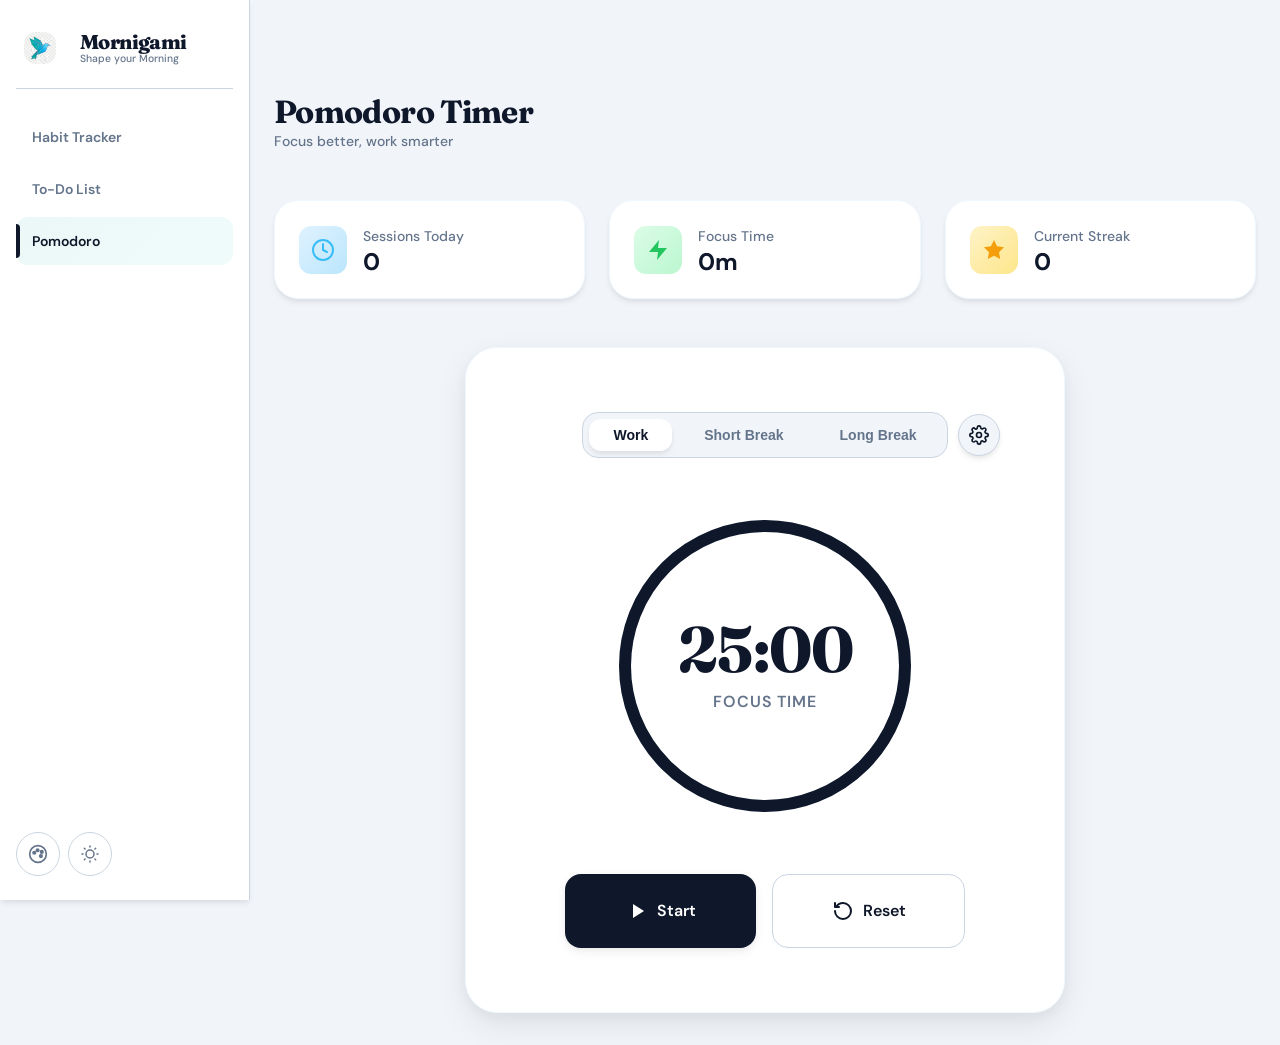
<file: pomodoro.html>
<!DOCTYPE html>
<html lang="en">

<head>
    <meta charset="UTF-8">
    <meta name="viewport" content="width=device-width, initial-scale=1.0">
    <title>Mornigami</title>
    <meta name="description" content="Morning + Origami = Mornigami. Shape your morning and fold your habits into structure.">
    <link rel="preconnect" href="https://fonts.googleapis.com">
    <link rel="preconnect" href="https://fonts.gstatic.com" crossorigin>
    <link
        href="https://fonts.googleapis.com/css2?family=DM+Sans:wght@400;500;600;700&family=Fraunces:wght@600;700;800&display=swap"
        rel="stylesheet">
    <link rel="icon" type="image/png" href="icon.png">
    <link rel="stylesheet" href="style.css">
</head>
 
<body>
    <!-- Navigation Bar -->
    <nav class="main-nav">
        <div class="nav-content">
            <div class="nav-brand">
                <div class="brand-icon">
                    <img src="icon.png" alt="Mornigami Logo" style="width: 32px; height: 32px; object-fit: contain;">
                </div>
                <div class="brand-text-container" style="display: flex; flex-direction: column; line-height: 1.1;">
                    <span class="nav-brand-text" style="font-size: 1.25rem; font-weight: 800; letter-spacing: -0.03em;">Mornigami</span>
                    <span class="nav-brand-subtext" style="font-size: 0.65rem; color: var(--color-text-secondary); font-weight: 500;">Shape your Morning</span>
                </div>
            </div>
            <div class="nav-links">
                <a href="index.html" class="nav-link">Habit Tracker</a>
                <a href="todo.html" class="nav-link">To-Do List</a>
                <a href="pomodoro.html" class="nav-link active">Pomodoro</a>
            </div>
            <div class="nav-actions" style="display: flex; gap: var(--spacing-sm); align-items: center;">
                <div class="accent-picker-wrapper" style="position: relative; display: flex; align-items: center;">
                    <button class="btn-icon" id="accentColorBtn" title="Change accent color">
                        <svg width="20" height="20" viewBox="0 0 24 24" fill="none" stroke="currentColor"
                            stroke-width="2" stroke-linecap="round" stroke-linejoin="round">
                            <path d="M12 22C17.52 22 22 17.52 22 12S17.52 2 12 2 2 6.48 2 12s4.48 10 10 10z" />
                            <circle cx="7.5" cy="10.5" r="1.5" fill="currentColor" />
                            <circle cx="11.5" cy="7.5" r="1.5" fill="currentColor" />
                            <circle cx="16.5" cy="9.5" r="1.5" fill="currentColor" />
                            <circle cx="15.5" cy="14.5" r="1.5" fill="currentColor" />
                        </svg>
                    </button>
                    <div class="accent-color-dropdown" id="accentColorDropdown"></div>
                </div>
                <button class="btn-icon" id="themeToggle" title="Toggle theme">
                    <svg class="theme-icon sun-icon" width="20" height="20" viewBox="0 0 20 20" fill="none">
                        <circle cx="10" cy="10" r="4" stroke="currentColor" stroke-width="1.5" />
                        <path
                            d="M10 2V3M10 17V18M18 10H17M3 10H2M15.657 4.343L14.95 5.05M5.05 14.95L4.343 15.657M15.657 15.657L14.95 14.95M5.05 5.05L4.343 4.343"
                            stroke="currentColor" stroke-width="1.5" stroke-linecap="round" />
                    </svg>
                    <svg class="theme-icon moon-icon" width="20" height="20" viewBox="0 0 20 20" fill="none">
                        <path
                            d="M17 10.5C16.9 14.6 13.6 18 9.5 18C5.4 18 2 14.6 2 10.5C2 6.9 4.5 3.9 8 3.1C7.4 3.9 7 4.9 7 6C7 8.8 9.2 11 12 11C13.1 11 14.1 10.6 14.9 10C14.9 10.2 17 10.3 17 10.5Z"
                            stroke="currentColor" stroke-width="1.5" stroke-linecap="round" stroke-linejoin="round" />
                    </svg>
                </button>
            </div>
        </div>
    </nav>

    <!-- Main Container -->
    <div class="app-container">
        <!-- Header -->
        <header class="app-header">
            <div class="header-content">
                <div class="brand-text">
                    <h1 class="brand-title">Pomodoro Timer</h1>
                    <p class="brand-subtitle">Focus better, work smarter</p>
                </div>
            </div>
        </header>

        <!-- Main Content -->
        <main class="app-main">
            <!-- Stats Overview -->
            <section class="stats-section">
                <div class="stat-card">
                    <div class="stat-icon stat-icon-blue">
                        <svg width="24" height="24" viewBox="0 0 24 24" fill="none">
                            <circle cx="12" cy="12" r="10" stroke="currentColor" stroke-width="2" />
                            <path d="M12 6V12L16 14" stroke="currentColor" stroke-width="2" stroke-linecap="round"
                                stroke-linejoin="round" />
                        </svg>
                    </div>
                    <div class="stat-content">
                        <p class="stat-label">Sessions Today</p>
                        <p class="stat-value" id="sessionsToday">0</p>
                    </div>
                </div>

                <div class="stat-card">
                    <div class="stat-icon stat-icon-green">
                        <svg width="24" height="24" viewBox="0 0 24 24" fill="none">
                            <path d="M13 2L3 14H12L11 22L21 10H12L13 2Z" fill="currentColor" />
                        </svg>
                    </div>
                    <div class="stat-content">
                        <p class="stat-label">Focus Time</p>
                        <p class="stat-value" id="totalFocusTime">0m</p>
                    </div>
                </div>

                <div class="stat-card">
                    <div class="stat-icon stat-icon-orange">
                        <svg width="24" height="24" viewBox="0 0 24 24" fill="none">
                            <path
                                d="M12 2L15.09 8.26L22 9.27L17 14.14L18.18 21.02L12 17.77L5.82 21.02L7 14.14L2 9.27L8.91 8.26L12 2Z"
                                fill="currentColor" />
                        </svg>
                    </div>
                    <div class="stat-content">
                        <p class="stat-label">Current Streak</p>
                        <p class="stat-value" id="currentStreak">0</p>
                    </div>
                </div>
            </section>

            <!-- Timer Section -->
            <section class="pomodoro-section">
                <div class="pomodoro-card">
                    <!-- Mode Selector & Settings -->
                    <div class="pomodoro-header-row">
                        <div class="mode-selector">
                            <button class="mode-btn active" data-mode="work">Work</button>
                            <button class="mode-btn" data-mode="short">Short Break</button>
                            <button class="mode-btn" data-mode="long">Long Break</button>
                        </div>
                        <button class="btn-settings-icon" id="settingsBtn" title="Pomodoro Settings">
                            <svg width="20" height="20" viewBox="0 0 24 24" fill="none" stroke="currentColor"
                                stroke-width="2" stroke-linecap="round" stroke-linejoin="round">
                                <circle cx="12" cy="12" r="3" />
                                <path
                                    d="M19.4 15a1.65 1.65 0 0 0 .33 1.82l.06.06a2 2 0 1 1-2.83 2.83l-.06-.06a1.65 1.65 0 0 0-1.82-.33 1.65 1.65 0 0 0-1 1.51V21a2 2 0 0 1-4 0v-.09A1.65 1.65 0 0 0 9 19.4a1.65 1.65 0 0 0-1.82.33l-.06.06a2 2 0 1 1-2.83-2.83l.06-.06a1.65 1.65 0 0 0 .33-1.82 1.65 1.65 0 0 0-1.51-1H3a2 2 0 0 1 0-4h.09A1.65 1.65 0 0 0 4.6 9a1.65 1.65 0 0 0-.33-1.82l-.06-.06a2 2 0 1 1 2.83-2.83l.06.06a1.65 1.65 0 0 0 1.82.33H9a1.65 1.65 0 0 0 1-1.51V3a2 2 0 0 1 4 0v.09a1.65 1.65 0 0 0 1 1.51 1.65 1.65 0 0 0 1.82-.33l.06-.06a2 2 0 1 1 2.83 2.83l-.06.06a1.65 1.65 0 0 0-.33 1.82V9a1.65 1.65 0 0 0 1.51 1H21a2 2 0 0 1 0 4h-.09a1.65 1.65 0 0 0-1.51 1z" />
                            </svg>
                        </button>
                    </div>

                    <!-- Timer Display -->
                    <div class="timer-display">
                        <svg class="timer-ring" width="320" height="320" viewBox="0 0 320 320">
                            <circle class="timer-ring-bg" cx="160" cy="160" r="140" />
                            <circle class="timer-ring-progress" cx="160" cy="160" r="140" id="timerProgress" />
                        </svg>
                        <div class="timer-content">
                            <div class="timer-time" id="timerDisplay">25:00</div>
                            <div class="timer-label" id="timerLabel">Focus Time</div>
                        </div>
                    </div>

                    <!-- Timer Controls -->
                    <div class="timer-controls">
                        <button class="btn-timer-primary" id="startBtn">
                            <svg width="24" height="24" viewBox="0 0 24 24" fill="none">
                                <path d="M8 5V19L19 12L8 5Z" fill="currentColor" />
                            </svg>
                            <span>Start</span>
                        </button>
                        <button class="btn-timer-secondary" id="resetBtn">
                            <svg width="24" height="24" viewBox="0 0 24 24" fill="none">
                                <path
                                    d="M4 12C4 16.4183 7.58172 20 12 20C16.4183 20 20 16.4183 20 12C20 7.58172 16.4183 4 12 4C9.25 4 6.82 5.38 5.38 7.5"
                                    stroke="currentColor" stroke-width="2" stroke-linecap="round" />
                                <path d="M4 4V8H8" stroke="currentColor" stroke-width="2" stroke-linecap="round"
                                    stroke-linejoin="round" />
                            </svg>
                            <span>Reset</span>
                        </button>
                    </div>
                </div>
            </section>
        </main>
    </div>

    <!-- Settings Modal -->
    <div id="settingsModal" class="modal">
        <div class="modal-backdrop"></div>
        <div class="modal-container">
            <div class="modal-content">
                <div class="modal-header">
                    <h2 class="modal-title">Timer Settings</h2>
                    <button class="modal-close" id="closeSettings">
                        <svg width="24" height="24" viewBox="0 0 24 24" fill="none">
                            <path d="M18 6L6 18M6 6L18 18" stroke="currentColor" stroke-width="2"
                                stroke-linecap="round" />
                        </svg>
                    </button>
                </div>

                <form id="settingsForm" class="modal-form">
                    <div class="form-group">
                        <label for="workDuration" class="form-label">Work Duration</label>
                        <div class="input-with-suffix">
                            <input type="number" id="workDuration" class="form-input" value="25" min="1" max="60"
                                required>
                            <span class="input-suffix">minutes</span>
                        </div>
                    </div>

                    <div class="form-group">
                        <label for="shortBreakDuration" class="form-label">Short Break Duration</label>
                        <div class="input-with-suffix">
                            <input type="number" id="shortBreakDuration" class="form-input" value="5" min="1" max="30"
                                required>
                            <span class="input-suffix">minutes</span>
                        </div>
                    </div>

                    <div class="form-group">
                        <label for="longBreakDuration" class="form-label">Long Break Duration</label>
                        <div class="input-with-suffix">
                            <input type="number" id="longBreakDuration" class="form-input" value="15" min="1" max="60"
                                required>
                            <span class="input-suffix">minutes</span>
                        </div>
                    </div>

                    <div class="modal-footer">
                        <button type="button" class="btn-secondary" id="cancelSettings">Cancel</button>
                        <button type="submit" class="btn-primary">Save Settings</button>
                    </div>
                </form>
            </div>
        </div>
    </div>

    <script src="pomodoro.js"></script>
</body>

</html>
</file>
<file: style.css>
:root {
    /* Color Palette - Active Morning ☀️ */
    --color-primary: #0F172A;
    --color-primary-light: #334155;
    --color-primary-dark: #000000;
    --color-primary-contrast: #FFFFFF;

    --color-secondary: #38BDF8;
    --color-secondary-light: #7DD3FC;
    --color-secondary-dark: #0284C7;

    --color-success: #22C55E;
    --color-success-light: #4ADE80;
    --color-success-bg: #F0FDF4;

    --color-warning: #F59E0B;
    --color-warning-light: #FBBF24;
    --color-warning-bg: #FFFBEB;

    --color-danger: #EF4444;
    --color-danger-light: #F87171;
    --color-danger-bg: #FEF2F2;

    /* Neutrals - Crisp & Clean */
    --color-bg: #F1F5F9;
    --color-surface: #FFFFFF;
    --color-border: #CBD5E1;
    --color-border-light: #F0F9FF;

    --color-text-primary: #0F172A;
    --color-text-secondary: #64748B;
    --color-text-tertiary: #94A3B8;

    /* Typography */
    --font-display: 'Fraunces', serif;
    --font-body: 'DM Sans', -apple-system, BlinkMacSystemFont, sans-serif;

    --font-size-xs: 0.75rem;
    --font-size-sm: 0.875rem;
    --font-size-base: 1rem;
    --font-size-lg: 1.125rem;
    --font-size-xl: 1.25rem;
    --font-size-2xl: 1.5rem;
    --font-size-3xl: 2rem;
    --font-size-4xl: 2.5rem;

    /* Spacing */
    --spacing-xs: 0.25rem;
    --spacing-sm: 0.5rem;
    --spacing-md: 1rem;
    --spacing-lg: 1.5rem;
    --spacing-xl: 2rem;
    --spacing-2xl: 3rem;
    --spacing-3xl: 4rem;

    /* Shadows - Soft & Layered */
    --shadow-sm: 0 4px 6px -1px rgba(0, 0, 0, 0.08), 0 2px 4px -1px rgba(0, 0, 0, 0.04);
    --shadow-md: 0 4px 12px rgba(0, 0, 0, 0.06), 0 2px 4px rgba(0, 0, 0, 0.04);
    --shadow-lg: 0 12px 32px rgba(0, 0, 0, 0.08), 0 4px 12px rgba(0, 0, 0, 0.04);
    --shadow-xl: 0 24px 48px rgba(0, 0, 0, 0.12), 0 8px 16px rgba(0, 0, 0, 0.06);

    /* Border Radius */
    --radius-sm: 0.5rem;
    --radius-md: 0.75rem;
    --radius-lg: 1rem;
    --radius-xl: 1.5rem;
    --radius-2xl: 2rem;
    --radius-full: 9999px;

    /* Transitions */
    --transition-fast: 150ms cubic-bezier(0.4, 0, 0.2, 1);
    --transition-base: 250ms cubic-bezier(0.4, 0, 0.2, 1);
    --transition-slow: 350ms cubic-bezier(0.4, 0, 0.2, 1);
    --transition-spring: 500ms cubic-bezier(0.34, 1.56, 0.64, 1);

    /* Sidebar Widths */
    --sidebar-width: 250px;
    --sidebar-width-minimized: 78px;

    /* Checkbox Borders */
    --color-checkbox-border: #D1D5DB;
    --color-checkbox-border-hover: #9CA3AF;
}

/* Explicit Light Mode Override (if system is dark but user toggled light theme) */
body.light-theme {
    --color-primary: #0F172A;
    --color-primary-light: #334155;
    --color-primary-dark: #000000;
    --color-primary-contrast: #FFFFFF;

    --color-secondary: #38BDF8;
    --color-secondary-light: #7DD3FC;
    --color-secondary-dark: #0284C7;

    --color-success: #22C55E;
    --color-success-light: #4ADE80;
    --color-success-bg: #F0FDF4;

    --color-warning: #F59E0B;
    --color-warning-light: #FBBF24;
    --color-warning-bg: #FFFBEB;

    --color-danger: #EF4444;
    --color-danger-light: #F87171;
    --color-danger-bg: #FEF2F2;

    --color-bg: #F1F5F9;
    --color-surface: #FFFFFF;
    --color-border: #CBD5E1;
    --color-border-light: #F0F9FF;

    --color-text-primary: #0F172A;
    --color-text-secondary: #64748B;
    --color-text-tertiary: #94A3B8;

    --color-checkbox-border: #D1D5DB;
    --color-checkbox-border-hover: #9CA3AF;
}

/* Dark Theme Variables */
body.dark-theme {
    --color-primary: #FFFFFF;
    --color-primary-light: #F1F5F9;
    --color-primary-dark: #CBD5E1;
    --color-primary-contrast: #0F172A;

    --color-bg: #121212;
    --color-surface: #1E1E1E;
    --color-border: #333333;
    --color-border-light: #2D3748;

    --color-text-primary: #E2E8F0;
    --color-text-secondary: #CBD5E1;
    --color-text-tertiary: #94A3B8;

    --color-success-bg: #052E16;
    --color-warning-bg: #451A03;
    --color-danger-bg: #450A0A;

    --color-checkbox-border: #444444;
    --color-checkbox-border-hover: #555555;

    --shadow-sm: 0 1px 2px rgba(0, 0, 0, 0.3);
    --shadow-md: 0 4px 12px rgba(0, 0, 0, 0.4), 0 2px 4px rgba(0, 0, 0, 0.3);
    --shadow-lg: 0 12px 32px rgba(0, 0, 0, 0.5), 0 4px 12px rgba(0, 0, 0, 0.4);
    --shadow-xl: 0 24px 48px rgba(0, 0, 0, 0.6), 0 8px 16px rgba(0, 0, 0, 0.5);
}

/* System Preference Dark Mode Query */
@media (prefers-color-scheme: dark) {
    :root:not(.light-theme) body:not(.light-theme),
    :root:not(.light-theme) {
        --color-primary: #FFFFFF;
        --color-primary-light: #F1F5F9;
        --color-primary-dark: #CBD5E1;
        --color-primary-contrast: #0F172A;

        --color-bg: #121212;
        --color-surface: #1E1E1E;
        --color-border: #333333;
        --color-border-light: #2D3748;

        --color-text-primary: #E2E8F0;
        --color-text-secondary: #CBD5E1;
        --color-text-tertiary: #94A3B8;

        --color-success-bg: #052E16;
        --color-warning-bg: #451A03;
        --color-danger-bg: #450A0A;

        --color-checkbox-border: #444444;
        --color-checkbox-border-hover: #555555;

        --shadow-sm: 0 1px 2px rgba(0, 0, 0, 0.3);
        --shadow-md: 0 4px 12px rgba(0, 0, 0, 0.4), 0 2px 4px rgba(0, 0, 0, 0.3);
        --shadow-lg: 0 12px 32px rgba(0, 0, 0, 0.5), 0 4px 12px rgba(0, 0, 0, 0.4);
        --shadow-xl: 0 24px 48px rgba(0, 0, 0, 0.6), 0 8px 16px rgba(0, 0, 0, 0.5);
    }
}

/* Reset & Base */
* {
    margin: 0;
    padding: 0;
    box-sizing: border-box;
}

body {
    font-family: var(--font-body);
    font-size: var(--font-size-base);
    line-height: 1.6;
    color: var(--color-text-primary);
    background: var(--color-bg);
    -webkit-font-smoothing: antialiased;
    -moz-osx-font-smoothing: grayscale;
}



/* Navigation Bar */
.main-nav {
    background: var(--color-surface);
    border-right: 1.5px solid var(--color-border);
    position: fixed;
    top: 0;
    left: 0;
    bottom: 0;
    width: var(--sidebar-width);
    height: 100vh;
    z-index: 100;
    box-shadow: var(--shadow-sm);
    transition: width var(--transition-slow) var(--transition-spring);
    overflow: hidden;
    display: flex;
    flex-direction: column;
}

.nav-content {
    display: flex;
    flex-direction: column;
    height: 100%;
    padding: var(--spacing-lg) var(--spacing-md);
    align-items: stretch;
    justify-content: flex-start;
    gap: var(--spacing-lg);
}

.nav-brand {
    display: flex;
    align-items: center;
    gap: var(--spacing-md);
    text-decoration: none;
    padding-bottom: var(--spacing-md);
    border-bottom: 1.5px solid var(--color-border);
    transition: all var(--transition-base);
}

.nav-brand.active {
    background: linear-gradient(135deg, rgba(14, 165, 160, 0.08), rgba(45, 212, 191, 0.08));
    position: relative;
    border-radius: var(--radius-md);
    padding: var(--spacing-sm);
    border-bottom-color: transparent;
}

.nav-brand.active::after {
    content: '';
    position: absolute;
    left: 0;
    top: 15%;
    height: 70%;
    width: 4px;
    background: var(--color-primary);
    border-radius: 0 4px 4px 0;
}

.brand-text-container {
    display: flex;
    flex-direction: column;
    line-height: 1.1;
    transition: opacity var(--transition-fast) ease, width var(--transition-fast) ease;
    opacity: 1;
    overflow: hidden;
}

.nav-brand-text {
    font-family: var(--font-display);
    font-size: var(--font-size-lg);
    font-weight: 800;
    color: var(--color-text-primary);
    letter-spacing: -0.02em;
}

.nav-links {
    display: flex;
    flex-direction: column;
    gap: var(--spacing-xs);
    flex: 1;
    justify-content: flex-start;
    align-items: stretch;
}

.nav-link {
    display: flex;
    align-items: center;
    gap: var(--spacing-md);
    padding: var(--spacing-sm) var(--spacing-md);
    border-radius: var(--radius-md);
    font-size: var(--font-size-sm);
    font-weight: 600;
    color: var(--color-text-secondary);
    text-decoration: none;
    transition: all var(--transition-base);
    position: relative;
    min-height: 48px;
}

.nav-link:hover {
    color: var(--color-text-primary);
    background: var(--color-bg);
}

.nav-link.active {
    color: var(--color-primary);
    background: linear-gradient(135deg, rgba(14, 165, 160, 0.08), rgba(45, 212, 191, 0.08));
}

.nav-link.active::after {
    content: '';
    position: absolute;
    left: 0;
    top: 15%;
    height: 70%;
    width: 4px;
    background: var(--color-primary);
    border-radius: 0 4px 4px 0;
}

.nav-link-text {
    transition: opacity var(--transition-fast) ease;
    white-space: nowrap;
    opacity: 1;
}

.nav-icon {
    flex-shrink: 0;
    display: flex;
    align-items: center;
    justify-content: center;
}

.xp-nav-widget {
    margin-top: auto;
    margin-bottom: var(--spacing-sm);
    padding: var(--spacing-sm) var(--spacing-md);
    background: var(--color-bg);
    border-radius: var(--radius-lg);
    border: 1.5px solid var(--color-border);
    display: flex;
    align-items: center;
    gap: var(--spacing-sm);
    transition: all var(--transition-base);
}

.xp-widget-details {
    transition: opacity var(--transition-fast) ease;
    opacity: 1;
}

.nav-toggle-btn {
    align-self: center;
    width: 40px;
    height: 40px;
    display: flex;
    align-items: center;
    justify-content: center;
    border-radius: var(--radius-full);
    border: 1.5px solid var(--color-border);
    background: var(--color-surface);
    color: var(--color-text-secondary);
    cursor: pointer;
    transition: all var(--transition-base);
    margin-top: auto;
}

.nav-toggle-btn:hover {
    background: var(--color-bg);
    border-color: var(--color-text-tertiary);
    color: var(--color-text-primary);
}

.toggle-icon {
    transition: transform var(--transition-slow) var(--transition-spring);
}

/* Minimized Sidebar Modifier Styles */
body.sidebar-minimized .main-nav {
    width: var(--sidebar-width-minimized);
}

body.sidebar-minimized .nav-content {
    padding: var(--spacing-lg) var(--spacing-xs);
    align-items: center;
}

body.sidebar-minimized .brand-text-container {
    opacity: 0;
    width: 0;
    height: 0;
    pointer-events: none;
}

body.sidebar-minimized .nav-brand {
    justify-content: center;
    gap: 0 !important;
    width: 100%;
    border-bottom: none;
    padding-bottom: 0;
}

body.sidebar-minimized .nav-link-text {
    opacity: 0;
    width: 0;
    height: 0;
    pointer-events: none;
    overflow: hidden;
}

body.sidebar-minimized .nav-link {
    justify-content: center;
    padding: var(--spacing-sm);
    gap: 0 !important;
}

body.sidebar-minimized .nav-link.active::after {
    left: 0;
    top: 15%;
    height: 70%;
    width: 4px;
}

body.sidebar-minimized .toggle-icon {
    transform: rotate(180deg);
}

/* Top Actions Floating Bar */
.top-bar-actions {
    position: absolute;
    top: var(--spacing-md);
    right: var(--spacing-lg);
    display: flex;
    gap: var(--spacing-md);
    align-items: center;
    z-index: 99;
}

.top-bar-actions .xp-nav-widget {
    margin: 0;
    background: var(--color-surface);
    border: 1.5px solid var(--color-border);
    border-radius: var(--radius-full);
    padding: var(--spacing-xs) var(--spacing-md);
    box-shadow: var(--shadow-sm);
    width: 240px;
    max-width: 260px;
    flex: initial;
}

.nav-actions {
    display: flex;
    align-items: center;
    gap: var(--spacing-sm);
}

/* App Container */
.app-container {
    min-height: 100vh;
    max-width: 100%;
    margin-left: var(--sidebar-width);
    padding: 96px var(--spacing-lg) var(--spacing-xl) var(--spacing-lg);
    transition: margin-left var(--transition-slow) var(--transition-spring);
}

body.sidebar-minimized .app-container {
    margin-left: var(--sidebar-width-minimized);
}

/* Header */
.app-header {
    margin-bottom: var(--spacing-2xl);
}

.header-content {
    display: flex;
    justify-content: space-between;
    align-items: center;
    gap: var(--spacing-lg);
}

.brand {
    display: flex;
    align-items: center;
    gap: var(--spacing-md);
}

.brand-icon {
    width: 48px;
    height: 48px;
    display: flex;
    align-items: center;
    justify-content: center;
}

.brand-icon img {
    border-radius: var(--radius-md);
}

.brand-text {
    display: flex;
    flex-direction: column;
}

.brand-title {
    font-family: var(--font-display);
    font-size: var(--font-size-3xl);
    font-weight: 700;
    line-height: 1;
    letter-spacing: -0.02em;
    color: var(--color-text-primary);
}

.brand-subtitle {
    font-size: var(--font-size-sm);
    color: var(--color-text-secondary);
    font-weight: 500;
    margin-top: 2px;
}

.header-actions {
    display: flex;
    align-items: center;
    gap: var(--spacing-md);
}

/* Buttons */
.btn-icon {
    width: 44px;
    height: 44px;
    display: flex;
    align-items: center;
    justify-content: center;
    border-radius: var(--radius-full);
    border: 1.5px solid var(--color-border);
    background: var(--color-surface);
    color: var(--color-text-secondary);
    cursor: pointer;
    position: relative;
}

.btn-icon:hover {
    background: var(--color-bg);
    border-color: var(--color-text-tertiary);
    color: var(--color-text-primary);
}

.btn-icon:active {
    transform: translateY(0);
}

/* Theme Toggle Icons */
.theme-icon {
    position: absolute;
}

.sun-icon {
    opacity: 1;
}

.moon-icon {
    opacity: 0;
}

body.dark-theme .sun-icon {
    opacity: 0;
}

body.dark-theme .moon-icon {
    opacity: 1;
}

.btn-primary,
.btn-secondary {
    display: inline-flex;
    align-items: center;
    gap: var(--spacing-sm);
    padding: 0.75rem 1.5rem;
    border-radius: var(--radius-full);
    font-family: var(--font-body);
    font-size: var(--font-size-base);
    font-weight: 600;
    border: none;
    cursor: pointer;
    white-space: nowrap;
}

.btn-primary {
    background: var(--color-primary);
    color: var(--color-primary-contrast, white);
    box-shadow: var(--shadow-md);
}

.btn-primary:hover {
    background: var(--color-primary-dark);
    box-shadow: var(--shadow-lg);
}

.btn-primary:active {
    box-shadow: var(--shadow-sm);
}

.btn-secondary {
    background: var(--color-surface);
    color: var(--color-text-primary);
    border: 1.5px solid var(--color-border);
}

.btn-secondary:hover {
    background: var(--color-bg);
    border-color: var(--color-text-tertiary);
}

/* Stats Section */
.stats-section {
    display: grid;
    grid-template-columns: repeat(auto-fit, minmax(240px, 1fr));
    gap: var(--spacing-lg);
    margin-bottom: var(--spacing-2xl);
}

.stat-card {
    background: var(--color-surface);
    border: 1px solid var(--color-border-light);
    border-radius: var(--radius-xl);
    padding: var(--spacing-lg);
    display: flex;
    align-items: center;
    gap: var(--spacing-md);
    box-shadow: var(--shadow-sm);
}

.stat-card:hover {
    box-shadow: var(--shadow-md);
}

.stat-icon {
    width: 48px;
    height: 48px;
    border-radius: var(--radius-md);
    display: flex;
    align-items: center;
    justify-content: center;
    flex-shrink: 0;
}

.stat-icon-blue {
    background: linear-gradient(135deg, #E0F2FE, #BAE6FD);
    color: var(--color-secondary);
}

.stat-icon-green {
    background: linear-gradient(135deg, #DCFCE7, #BBF7D0);
    color: var(--color-success);
}

.stat-icon-orange {
    background: linear-gradient(135deg, #FEF3C7, #FDE68A);
    color: var(--color-warning);
}

.stat-content {
    flex: 1;
}

.stat-label {
    font-size: var(--font-size-sm);
    color: var(--color-text-secondary);
    font-weight: 500;
    margin-bottom: 2px;
}

.stat-value {
    font-size: var(--font-size-2xl);
    font-weight: 700;
    color: var(--color-text-primary);
    line-height: 1;
}

/* Habits Section */
.section-header {
    display: flex;
    justify-content: space-between;
    align-items: center;
    margin-bottom: var(--spacing-xl);
}

.section-title {
    font-family: var(--font-display);
    font-size: var(--font-size-2xl);
    font-weight: 700;
    color: var(--color-text-primary);
    letter-spacing: -0.02em;
}

.view-controls {
    display: flex;
    gap: var(--spacing-xs);
    background: var(--color-surface);
    border: 1px solid var(--color-border);
    border-radius: var(--radius-md);
    padding: 4px;
}

.view-btn {
    width: 36px;
    height: 36px;
    display: flex;
    align-items: center;
    justify-content: center;
    border: none;
    background: transparent;
    color: var(--color-text-tertiary);
    border-radius: var(--radius-sm);
    cursor: pointer;
}

.view-btn:hover {
    color: var(--color-text-secondary);
    background: var(--color-bg);
}

.view-btn.active {
    color: var(--color-primary);
    background: var(--color-bg);
}

/* Empty State */
.empty-state {
    text-align: center;
    padding: var(--spacing-3xl) var(--spacing-xl);
    background: var(--color-surface);
    border: 2px dashed var(--color-border);
    border-radius: var(--radius-2xl);
}

.empty-icon {
    margin: 0 auto var(--spacing-lg);
    color: var(--color-text-tertiary);
    cursor: pointer;
    transition: all var(--transition-base);
}

.empty-icon:hover {
    color: var(--color-primary);
    transform: scale(1.1);
}

.empty-icon:hover svg circle {
    opacity: 0.5;
    stroke: var(--color-primary);
}

.empty-icon:hover svg path {
    opacity: 1;
    stroke: var(--color-primary);
}

.empty-title {
    font-family: var(--font-display);
    font-size: var(--font-size-xl);
    font-weight: 700;
    color: var(--color-text-primary);
    margin-bottom: var(--spacing-sm);
}

.empty-description {
    font-size: var(--font-size-base);
    color: var(--color-text-secondary);
    margin-bottom: var(--spacing-lg);
    max-width: 400px;
    margin-left: auto;
    margin-right: auto;
}

/* Habits Grid */
.habits-grid {
    display: grid;
    grid-template-columns: repeat(auto-fill, minmax(340px, 1fr));
    gap: var(--spacing-lg);
}

/* Habit Card */
.habit-card {
    background: var(--color-surface);
    border: 1px solid var(--color-border-light);
    border-radius: var(--radius-xl);
    padding: var(--spacing-lg);
    box-shadow: var(--shadow-sm);
}

.habit-card:hover {
    box-shadow: var(--shadow-lg);
    border-color: var(--color-border);
}

.habit-header {
    display: flex;
    justify-content: space-between;
    align-items: flex-start;
    margin-bottom: var(--spacing-lg);
}

.habit-info {
    flex: 1;
    min-width: 0;
}

.habit-name {
    font-size: var(--font-size-lg);
    font-weight: 700;
    color: var(--color-text-primary);
    margin-bottom: var(--spacing-xs);
    line-height: 1.3;
}

.habit-meta {
    display: flex;
    align-items: center;
    gap: var(--spacing-sm);
    font-size: var(--font-size-xs);
    color: var(--color-text-tertiary);
    font-weight: 500;
}

.habit-actions {
    display: flex;
    gap: var(--spacing-xs);
}

.icon-btn {
    width: 32px;
    height: 32px;
    display: flex;
    align-items: center;
    justify-content: center;
    border: none;
    background: transparent;
    color: var(--color-text-tertiary);
    border-radius: var(--radius-sm);
    cursor: pointer;
}

.icon-btn:hover {
    background: var(--color-bg);
    color: var(--color-text-secondary);
}

.icon-btn.delete:hover {
    background: var(--color-danger-bg);
    color: var(--color-danger);
}

/* Priority Badge */
.priority-badge {
    display: inline-flex;
    align-items: center;
    gap: 4px;
    padding: 4px 10px;
    border-radius: var(--radius-full);
    font-size: var(--font-size-xs);
    font-weight: 600;
    text-transform: uppercase;
    letter-spacing: 0.03em;
}

.priority-badge.low {
    background: var(--color-success-bg);
    color: var(--color-success);
}

.priority-badge.medium {
    background: var(--color-warning-bg);
    color: var(--color-warning);
}

.priority-badge.high {
    background: var(--color-danger-bg);
    color: var(--color-danger);
}

.priority-dot {
    width: 6px;
    height: 6px;
    border-radius: 50%;
    background: currentColor;
}

/* Progress Grid */
.progress-grid {
    display: grid;
    grid-template-columns: repeat(7, 1fr);
    gap: 6px;
    margin-bottom: var(--spacing-lg);
}

.day-cell {
    aspect-ratio: 1;
    display: flex;
    align-items: center;
    justify-content: center;
    border-radius: var(--radius-sm);
    font-size: var(--font-size-xs);
    font-weight: 600;
    cursor: pointer;
    border: 1.5px solid var(--color-border);
    background: var(--color-bg);
    color: var(--color-text-tertiary);
}

.day-cell:hover {
    border-color: var(--color-primary);
}

.day-cell.completed {
    background: var(--color-primary);
    border-color: var(--color-primary);
    color: var(--color-primary-contrast, white);
    box-shadow: 0 2px 8px rgba(255, 107, 53, 0.3);
}

.day-cell.completed:hover {
    background: var(--color-primary-dark);
    border-color: var(--color-primary-dark);
}

/* Progress Bar */
.progress-section {
    margin-bottom: var(--spacing-lg);
}

.progress-header {
    display: flex;
    justify-content: space-between;
    align-items: center;
    margin-bottom: var(--spacing-sm);
}

.progress-label {
    font-size: var(--font-size-sm);
    font-weight: 600;
    color: var(--color-text-secondary);
}

.progress-stats {
    font-size: var(--font-size-sm);
    font-weight: 700;
    color: var(--color-text-primary);
}

.progress-bar-container {
    height: 8px;
    background: var(--color-border-light);
    border-radius: var(--radius-full);
    overflow: hidden;
}

.progress-bar {
    height: 100%;
    background: linear-gradient(90deg, var(--color-primary), var(--color-primary-light));
    border-radius: var(--radius-full);
}

/* Completion Badge */
.completion-badge {
    display: inline-flex;
    align-items: center;
    gap: var(--spacing-xs);
    padding: var(--spacing-sm) var(--spacing-md);
    background: var(--color-success);
    border: none;
    border-radius: var(--radius-md);
    color: white;
    font-size: var(--font-size-sm);
    font-weight: 600;
    margin-bottom: var(--spacing-md);
}

/* Reset Button */
.btn-reset {
    width: 100%;
    padding: var(--spacing-md);
    background: linear-gradient(135deg, var(--color-primary), var(--color-primary-light));
    color: white;
    border: none;
    border-radius: var(--radius-md);
    font-family: var(--font-body);
    font-size: var(--font-size-sm);
    font-weight: 600;
    cursor: pointer;
    box-shadow: var(--shadow-sm);
}

.btn-reset:hover {
    box-shadow: var(--shadow-md);
}

/* Modal */
.modal {
    position: fixed;
    inset: 0;
    z-index: 1000;
    display: none;
    align-items: center;
    justify-content: center;
    padding: var(--spacing-lg);
}

.modal.active {
    display: flex;
}

.modal-backdrop {
    position: absolute;
    inset: 0;
    background: rgba(0, 0, 0, 0.4);
    backdrop-filter: blur(8px);
}

.modal-container {
    position: relative;
    width: 100%;
    max-width: 520px;
}

.modal-content {
    background: var(--color-surface);
    border-radius: var(--radius-2xl);
    box-shadow: var(--shadow-xl);
    overflow: hidden;
}

.modal-header {
    display: flex;
    justify-content: space-between;
    align-items: center;
    padding: var(--spacing-xl);
    border-bottom: 1px solid var(--color-border-light);
}

.modal-title {
    font-family: var(--font-display);
    font-size: var(--font-size-2xl);
    font-weight: 700;
    color: var(--color-text-primary);
    letter-spacing: -0.02em;
}

.modal-close {
    width: 40px;
    height: 40px;
    display: flex;
    align-items: center;
    justify-content: center;
    border: none;
    background: transparent;
    color: var(--color-text-tertiary);
    border-radius: var(--radius-md);
    cursor: pointer;
}

.modal-close:hover {
    background: var(--color-bg);
    color: var(--color-text-primary);
}

/* Form */
.modal-form {
    padding: var(--spacing-xl);
}

.form-group {
    margin-bottom: var(--spacing-xl);
}

.form-label {
    display: block;
    font-size: var(--font-size-sm);
    font-weight: 600;
    color: var(--color-text-primary);
    margin-bottom: var(--spacing-sm);
}

.form-input {
    width: 100%;
    padding: 0.875rem 1rem;
    font-family: var(--font-body);
    font-size: var(--font-size-base);
    color: var(--color-text-primary);
    background: var(--color-bg);
    border: 1.5px solid var(--color-border);
    border-radius: var(--radius-md);
}

.form-input:focus {
    outline: none;
    border-color: var(--color-primary);
    background: var(--color-surface);
    box-shadow: 0 0 0 3px rgba(255, 107, 53, 0.1);
}

.form-input::placeholder {
    color: var(--color-text-tertiary);
}

.input-with-suffix {
    position: relative;
}

.input-suffix {
    position: absolute;
    right: 1rem;
    top: 50%;
    transform: translateY(-50%);
    font-size: var(--font-size-sm);
    font-weight: 600;
    color: var(--color-text-tertiary);
    pointer-events: none;
}

.input-with-suffix .form-input {
    padding-right: 4rem;
}

.form-hint {
    margin-top: var(--spacing-sm);
    font-size: var(--font-size-xs);
    color: var(--color-text-secondary);
}

/* Priority Grid */
.priority-grid {
    display: grid;
    grid-template-columns: repeat(3, 1fr);
    gap: var(--spacing-sm);
}

.priority-option {
    cursor: pointer;
}

.priority-option input {
    display: none;
}

.priority-card {
    display: flex;
    flex-direction: column;
    align-items: center;
    gap: var(--spacing-sm);
    padding: var(--spacing-md);
    border: 2px solid var(--color-border);
    border-radius: var(--radius-md);
    background: var(--color-surface);
}

.priority-option input:checked+.priority-card {
    border-color: currentColor;
    background: var(--color-bg);
}

.priority-card:hover {
    border-color: var(--color-text-tertiary);
}

.priority-low {
    color: var(--color-success);
}

.priority-medium {
    color: var(--color-warning);
}

.priority-high {
    color: var(--color-danger);
}

.priority-option input:checked+.priority-low {
    background: var(--color-success-bg);
}

.priority-option input:checked+.priority-medium {
    background: var(--color-warning-bg);
}

.priority-option input:checked+.priority-high {
    background: var(--color-danger-bg);
}

.priority-label {
    font-size: var(--font-size-xs);
    font-weight: 600;
    text-transform: uppercase;
    letter-spacing: 0.05em;
}

/* Modal Footer */
.modal-footer {
    display: flex;
    gap: var(--spacing-md);
    padding-top: var(--spacing-lg);
    border-top: 1px solid var(--color-border-light);
}

.modal-footer .btn-secondary,
.modal-footer .btn-primary {
    flex: 1;
}

/* Responsive */
@media (max-width: 768px) {
    .app-container {
        padding: var(--spacing-md);
    }

    .header-content {
        flex-direction: column;
        align-items: flex-start;
    }

    .stats-section {
        grid-template-columns: 1fr;
    }

    .habits-grid {
        grid-template-columns: 1fr;
    }

    .section-header {
        flex-direction: column;
        align-items: flex-start;
        gap: var(--spacing-md);
    }

    .priority-grid {
        grid-template-columns: 1fr;
    }
}

/* List View Styles */
.habits-grid.list-view {
    grid-template-columns: 1fr;
}

.habits-grid.list-view .habit-card {
    display: grid;
    grid-template-columns: 1fr auto;
    gap: var(--spacing-lg);
    align-items: center;
}

.habits-grid.list-view .habit-header {
    margin-bottom: 0;
}

.habits-grid.list-view .progress-grid {
    margin-bottom: 0;
    grid-template-columns: repeat(auto-fit, minmax(36px, 1fr));
    max-width: 400px;
}

.habits-grid.list-view .progress-section {
    margin-bottom: 0;
}

.habits-grid.list-view .btn-reset {
    max-width: 200px;
}

.habits-grid.list-view .completion-badge {
    margin-bottom: 0;
}

/* Color Picker */
.color-picker-grid {
    display: flex;
    gap: var(--spacing-sm);
    flex-wrap: wrap;
}

.color-option {
    cursor: pointer;
}

.color-option input {
    display: none;
}

.color-swatch {
    width: 36px;
    height: 36px;
    border-radius: var(--radius-md);
    border: 2px solid transparent;
}

.color-option input:checked+.color-swatch {
    border-color: var(--color-text-primary);
    box-shadow: 0 0 0 2px var(--color-bg), 0 0 0 4px var(--color-text-primary);
}

.color-default {
    background: var(--color-surface);
    border: 2px solid var(--color-border);
}

.color-rose {
    background: #FDA4AF;
}

.color-amber {
    background: #FCD34D;
}

.color-emerald {
    background: #6EE7B7;
}

.color-sky {
    background: #7DD3FC;
}

.color-violet {
    background: #C4B5FD;
}

.color-slate {
    background: #CBD5E1;
}

/* Card Color Themes */
.habit-card.card-rose {
    background: #FFE4E6;
    border-color: #FDA4AF;
}

.habit-card.card-amber {
    background: #FEF3C7;
    border-color: #FCD34D;
}

.habit-card.card-emerald {
    background: #D1FAE5;
    border-color: #6EE7B7;
}

.habit-card.card-sky {
    background: #E0F2FE;
    border-color: #7DD3FC;
}

.habit-card.card-violet {
    background: #EDE9FE;
    border-color: #C4B5FD;
}

.habit-card.card-slate {
    background: #F1F5F9;
    border-color: #CBD5E1;
}

/* Dark theme card colors */
body.dark-theme .habit-card.card-rose {
    background: #4C1D24;
    border-color: #9F1239;
}

body.dark-theme .habit-card.card-amber {
    background: #451A03;
    border-color: #B45309;
}

body.dark-theme .habit-card.card-emerald {
    background: #064E3B;
    border-color: #059669;
}

body.dark-theme .habit-card.card-sky {
    background: #0C4A6E;
    border-color: #0284C7;
}

body.dark-theme .habit-card.card-violet {
    background: #2E1065;
    border-color: #7C3AED;
}

body.dark-theme .habit-card.card-slate {
    background: #1E293B;
    border-color: #475569;
}

/* Drag and Drop */
.habit-card.dragging {
    opacity: 0.5;
    cursor: grabbing;
}

.habit-card.drag-over {
    border: 2px dashed var(--color-primary);
    background: var(--color-bg);
}

.habit-card {
    cursor: grab;
}

.habit-card:active {
    cursor: grabbing;
}

/* Utility Classes */
.hidden {
    display: none !important;
}

/* ========================================
   TO-DO LIST STYLES
   ======================================== */

/* Tasks List - List View (Vertical Full-Width Date Blocks) */
.tasks-list {
    display: flex;
    flex-direction: column;
    gap: var(--spacing-lg);
    padding: var(--spacing-md) 0;
}

/* List view date cards take full width */
.tasks-list .date-card {
    min-width: 100%;
    width: 100%;
}

/* Task Item */
.task-item {
    background: transparent;
    border: none;
    border-bottom: 1px solid var(--color-border-light);
    border-radius: 0;
    padding: var(--spacing-lg) 0;
    display: flex;
    align-items: center;
    gap: var(--spacing-md);
    transition: all var(--transition-base);
    position: relative;
}

.task-item:last-child {
    border-bottom: none;
}

.task-item:hover {
    background: rgba(0, 0, 0, 0.02);
}

body.dark-theme .task-item:hover {
    background: rgba(255, 255, 255, 0.03);
}

.task-item.completed {
    opacity: 0.5;
}

.task-item.completed .task-name {
    text-decoration: line-through;
    color: var(--color-text-tertiary);
}

/* Overdue and Today states */
.task-item.overdue:not(.completed) {
    background: rgba(255, 77, 79, 0.05);
}

.task-item.today:not(.completed) {
    background: rgba(250, 173, 20, 0.05);
}

/* Task Checkbox */
.task-checkbox {
    width: 22px;
    height: 22px;
    min-width: 22px;
    border: 2px solid var(--color-checkbox-border);
    border-radius: 50%;
    display: flex;
    align-items: center;
    justify-content: center;
    cursor: pointer;
    transition: all var(--transition-base);
    background: transparent;
}

.task-checkbox:hover {
    border-color: var(--color-checkbox-border-hover);
    transform: scale(1.1);
}

.task-checkbox.checked {
    background: var(--color-primary);
    border-color: var(--color-primary);
}

.task-checkbox svg {
    opacity: 0;
    transform: scale(0);
    transition: all var(--transition-base);
    color: var(--color-primary-contrast, white);
}

.task-checkbox.checked svg {
    opacity: 1;
    transform: scale(1);
}

/* Task Main Content */
.task-main-content {
    flex: 1;
    min-width: 0;
    display: flex;
    align-items: center;
    justify-content: space-between;
    gap: var(--spacing-md);
    border-bottom: 1px solid var(--color-border-light);
    padding-bottom: var(--spacing-sm);
}

.task-name {
    font-size: var(--font-size-base);
    font-weight: 500;
    color: var(--color-text-primary);
    word-wrap: break-word;
    flex: 1;
}

.task-time {
    font-size: var(--font-size-sm);
    color: var(--color-text-tertiary);
    font-weight: 400;
    white-space: nowrap;
}

/* Task Actions Container */
.task-actions {
    display: flex;
    gap: var(--spacing-xs);
    opacity: 0;
    transition: opacity var(--transition-base);
}

.task-item:hover .task-actions {
    opacity: 1;
}

/* Task Action Buttons */
.task-action-btn {
    width: 32px;
    height: 32px;
    display: flex;
    align-items: center;
    justify-content: center;
    border: none;
    background: transparent;
    color: var(--color-text-tertiary);
    border-radius: var(--radius-sm);
    cursor: pointer;
    transition: all var(--transition-base);
}

.task-action-btn:hover {
    background: var(--color-bg);
    color: var(--color-text-primary);
}

.task-action-btn.edit:hover {
    background: rgba(74, 144, 226, 0.1);
    color: var(--color-secondary);
}

.task-action-btn.delete:hover {
    background: var(--color-danger-bg);
    color: var(--color-danger);
}

/* Filter Controls */
.filter-controls {
    display: flex;
    gap: var(--spacing-xs);
    background: var(--color-surface);
    border: 1px solid var(--color-border);
    border-radius: var(--radius-md);
    padding: 4px;
}

.filter-btn {
    padding: var(--spacing-sm) var(--spacing-md);
    border: none;
    background: transparent;
    color: var(--color-text-tertiary);
    border-radius: var(--radius-sm);
    cursor: pointer;
    font-size: var(--font-size-sm);
    font-weight: 600;
    transition: all var(--transition-base);
}

.filter-btn:hover {
    color: var(--color-text-secondary);
    background: var(--color-bg);
}

.filter-btn.active {
    color: var(--color-primary);
    background: var(--color-bg);
}

/* ========================================
   POMODORO TIMER STYLES
   ======================================== */

/* Pomodoro Section */
.pomodoro-section {
    display: flex;
    justify-content: center;
    align-items: center;
}

.pomodoro-card {
    background: var(--color-surface);
    border: 1px solid var(--color-border-light);
    border-radius: var(--radius-2xl);
    padding: var(--spacing-3xl);
    box-shadow: var(--shadow-lg);
    max-width: 600px;
    width: 100%;
    display: flex;
    flex-direction: column;
    align-items: center;
    gap: var(--spacing-2xl);
}

/* Mode Selector */
.mode-selector {
    display: flex;
    gap: var(--spacing-sm);
    background: var(--color-bg);
    border: 1px solid var(--color-border);
    border-radius: var(--radius-lg);
    padding: 6px;
}

.mode-btn {
    padding: var(--spacing-sm) var(--spacing-lg);
    border: none;
    background: transparent;
    color: var(--color-text-secondary);
    border-radius: var(--radius-md);
    cursor: pointer;
    font-size: var(--font-size-sm);
    font-weight: 600;
    transition: all var(--transition-base);
    white-space: nowrap;
}

.mode-btn:hover {
    color: var(--color-text-primary);
}

.mode-btn.active {
    background: var(--color-surface);
    color: var(--color-primary);
    box-shadow: var(--shadow-sm);
}

/* Timer Display */
.timer-display {
    position: relative;
    width: 320px;
    height: 320px;
    display: flex;
    align-items: center;
    justify-content: center;
}

.timer-ring {
    position: absolute;
    transform: rotate(-90deg);
}

.timer-ring-bg {
    fill: none;
    stroke: var(--color-border-light);
    stroke-width: 12;
}

.timer-ring-progress {
    fill: none;
    stroke: var(--color-primary);
    stroke-width: 12;
    stroke-linecap: round;
    stroke-dasharray: 880;
    stroke-dashoffset: 0;
    transition: stroke-dashoffset 1s linear;
}

.timer-content {
    display: flex;
    flex-direction: column;
    align-items: center;
    gap: var(--spacing-sm);
    z-index: 1;
}

.timer-time {
    font-family: var(--font-display);
    font-size: 4rem;
    font-weight: 700;
    color: var(--color-text-primary);
    line-height: 1;
    letter-spacing: -0.02em;
}

.timer-label {
    font-size: var(--font-size-base);
    font-weight: 600;
    color: var(--color-text-secondary);
    text-transform: uppercase;
    letter-spacing: 0.05em;
}

/* Timer Controls */
.timer-controls {
    display: flex;
    gap: var(--spacing-md);
    width: 100%;
    max-width: 400px;
}

.btn-timer-primary,
.btn-timer-secondary {
    flex: 1;
    display: flex;
    align-items: center;
    justify-content: center;
    gap: var(--spacing-sm);
    padding: var(--spacing-lg);
    border-radius: var(--radius-lg);
    font-family: var(--font-body);
    font-size: var(--font-size-base);
    font-weight: 600;
    border: none;
    cursor: pointer;
    transition: all var(--transition-base);
}

.btn-timer-primary {
    background: var(--color-primary);
    color: var(--color-primary-contrast, white);
    box-shadow: var(--shadow-md);
}

.btn-timer-primary:hover {
    background: var(--color-primary-dark);
    box-shadow: var(--shadow-lg);
    transform: translateY(-2px);
}

.btn-timer-primary:active {
    transform: translateY(0);
}

.btn-timer-secondary {
    background: var(--color-surface);
    color: var(--color-text-primary);
    border: 1.5px solid var(--color-border);
}

.btn-timer-secondary:hover {
    background: var(--color-bg);
    border-color: var(--color-text-tertiary);
}

/* Pomodoro Header Row & Settings Gear */
.pomodoro-header-row {
    display: flex;
    align-items: center;
    justify-content: center;
    width: 100%;
    position: relative;
}

.btn-settings-icon {
    position: absolute;
    right: 0;
    top: 50%;
    transform: translateY(-50%);
    display: flex;
    align-items: center;
    justify-content: center;
    width: 42px;
    height: 42px;
    border-radius: var(--radius-full);
    background: var(--color-bg);
    color: var(--color-primary);
    border: 1px solid var(--color-border);
    cursor: pointer;
    transition: all var(--transition-base);
    box-shadow: var(--shadow-sm);
    padding: 0;
}

.btn-settings-icon:hover {
    background: var(--color-surface);
    color: var(--color-primary-light);
    border-color: var(--color-primary);
    transform: translateY(-50%) rotate(45deg);
}

.btn-settings-icon svg {
    display: block;
}

/* Timer States */
.timer-display.running .timer-ring-progress {
    stroke: var(--color-primary);
}

.timer-display.paused .timer-ring-progress {
    stroke: var(--color-warning);
}

.timer-display.break .timer-ring-progress {
    stroke: var(--color-success);
}

/* Responsive Design */
@media (max-width: 768px) {
    .main-nav {
        position: fixed;
        bottom: 0;
        top: auto;
        left: 0;
        right: 0;
        width: 100% !important;
        height: 64px;
        border-right: none;
        border-top: 1.5px solid var(--color-border);
        box-shadow: 0 -2px 10px rgba(0, 0, 0, 0.05);
        flex-direction: row;
        background: var(--color-surface);
        backdrop-filter: blur(12px);
    }

    .nav-content {
        flex-direction: row !important;
        height: 100% !important;
        width: 100% !important;
        padding: 0 var(--spacing-xs) !important;
        align-items: center !important;
        justify-content: space-around !important;
        gap: 0 !important;
    }

    .nav-brand {
        display: none !important;
    }

    .nav-links {
        flex-direction: row !important;
        justify-content: space-around !important;
        width: 100% !important;
        gap: 0 !important;
        margin: 0 !important;
    }

    .nav-link {
        flex-direction: column !important;
        align-items: center !important;
        justify-content: center !important;
        gap: 2px !important;
        padding: 4px 0 !important;
        border-radius: var(--radius-md) !important;
        flex: 1 !important;
        min-height: auto !important;
    }

    .nav-link.active::after {
        left: 50% !important;
        top: auto !important;
        bottom: 0 !important;
        height: 3px !important;
        width: 20px !important;
        transform: translateX(-50%) !important;
    }

    .nav-link-text {
        font-size: 9px !important;
        opacity: 1 !important;
        display: block !important;
        width: auto !important;
        height: auto !important;
        overflow: visible !important;
    }

    .xp-nav-widget {
        display: none !important;
    }

    .nav-toggle-btn {
        display: none !important;
    }

    .app-container {
        margin-left: 0 !important;
        margin-bottom: 64px !important;
        padding: 80px var(--spacing-md) var(--spacing-md) var(--spacing-md) !important;
    }

    .timer-display {
        width: 280px;
        height: 280px;
    }

    .timer-time {
        font-size: 3rem;
    }

    .pomodoro-card {
        padding: var(--spacing-xl);
    }

    .mode-btn {
        padding: var(--spacing-xs) var(--spacing-md);
        font-size: var(--font-size-xs);
    }
}

/* Drag and Drop */
.habit-card.dragging {
    opacity: 0.5;
    cursor: move;
    transform: scale(0.98);
    box-shadow: var(--shadow-lg);
    border: 2px dashed var(--color-primary);
}

/* Task Grid View */
.tasks-list.grid-view {
    display: grid;
    grid-template-columns: repeat(auto-fill, minmax(320px, 1fr));
    gap: var(--spacing-lg);
    flex-direction: unset;
}

.tasks-list.grid-view .date-card {
    min-width: auto;
    width: auto;
}

/* Date Card Styles */
.date-card {
    background: var(--color-surface);
    border: 1px solid var(--color-border-light);
    border-radius: var(--radius-xl);
    overflow: hidden;
    box-shadow: var(--shadow-sm);
    transition: all var(--transition-base);
}

.date-card:hover {
    box-shadow: var(--shadow-md);
}

.date-card.today {
    border-color: var(--color-secondary);
    border-width: 2px;
}

.date-card.overdue {
    border-color: var(--color-danger);
    border-width: 2px;
}

.date-card-header {
    padding: var(--spacing-lg);
    border-bottom: 1px solid var(--color-border-light);
    display: flex;
    justify-content: space-between;
    align-items: center;
    background: var(--color-bg);
}

.date-card.today .date-card-header {
    background: linear-gradient(135deg, rgba(74, 144, 226, 0.1), rgba(107, 168, 240, 0.05));
}

.date-card.overdue .date-card-header {
    background: linear-gradient(135deg, rgba(255, 77, 79, 0.1), rgba(255, 120, 117, 0.05));
}

.date-card-info {
    display: flex;
    flex-direction: column;
    gap: 2px;
}

.date-card-title {
    font-family: var(--font-display);
    font-size: var(--font-size-lg);
    font-weight: 700;
    color: var(--color-text-primary);
    margin: 0;
}

.date-card.today .date-card-title {
    color: var(--color-secondary);
}

.date-card.overdue .date-card-title {
    color: var(--color-danger);
}

.date-card-count {
    font-size: var(--font-size-sm);
    color: var(--color-text-tertiary);
    font-weight: 500;
}

.date-card-add-btn {
    width: 36px;
    height: 36px;
    display: flex;
    align-items: center;
    justify-content: center;
    border: none;
    background: var(--color-primary);
    color: var(--color-primary-contrast, white);
    border-radius: 50%;
    cursor: pointer;
    transition: all var(--transition-base);
    box-shadow: var(--shadow-sm);
}

.date-card-add-btn:hover {
    background: var(--color-primary-dark);
    transform: scale(1.1);
    box-shadow: var(--shadow-md);
}

.date-card-add-btn:active {
    transform: scale(1);
}

.date-card-tasks {
    padding: var(--spacing-sm) 0;
}

/* Tasks inside date cards */
.date-card .task-item {
    padding: var(--spacing-md) var(--spacing-lg);
    border-bottom: 1px solid var(--color-border-light);
    background: transparent;
}

.date-card .task-item:last-child {
    border-bottom: none;
}

.date-card .task-item:hover {
    background: rgba(0, 0, 0, 0.02);
}

body.dark-theme .date-card .task-item:hover {
    background: rgba(255, 255, 255, 0.03);
}

.date-card .task-main-content {
    border-bottom: none;
    padding-bottom: 0;
}

.date-card .task-delete-btn {
    opacity: 0;
}

.date-card .task-item:hover .task-delete-btn {
    opacity: 1;
}

/* Remove individual card styles in grid view since we use date cards now */
.tasks-list.grid-view .task-item {
    background: transparent;
    border: none;
    border-radius: 0;
    padding: var(--spacing-md) var(--spacing-lg);
    border-bottom: 1px solid var(--color-border-light);
}

.tasks-list.grid-view .task-item:last-child {
    border-bottom: none;
}

.tasks-list.grid-view .task-item:hover {
    background: rgba(0, 0, 0, 0.02);
    box-shadow: none;
}

.tasks-list.grid-view .task-checkbox {
    position: static;
}

.tasks-list.grid-view .task-main-content {
    width: auto;
    flex: 1;
    margin-top: 0;
    flex-direction: row;
    align-items: center;
    border-bottom: none;
    padding-bottom: 0;
}

.tasks-list.grid-view .task-time {
    margin-top: 0;
}

/* Task item dragging inside date cards */
.date-card .task-item.dragging {
    opacity: 0.5;
    background: var(--color-bg);
    border: 1px dashed var(--color-primary);
    border-radius: var(--radius-sm);
}

/* Visual feedback when dragging over date cards */
.date-card-tasks {
    min-height: 60px;
    transition: background var(--transition-base);
}

.date-card-tasks:has(.task-item.dragging) {
    background: rgba(255, 107, 53, 0.05);
}

/* Prevent tasks from being visually outside date cards */
.tasks-list>.task-item {
    display: none;
}

/* Sort Select */
.sort-select {
    padding: var(--spacing-sm) var(--spacing-md);
    border-radius: var(--radius-md);
    border: 1px solid var(--color-border);
    background: var(--color-surface);
    color: var(--color-text-secondary);
    font-size: var(--font-size-sm);
    cursor: pointer;
    outline: none;
}

.sort-select:hover {
    border-color: var(--color-text-tertiary);
}

/* Clickable Empty State */
.empty-icon.clickable {
    cursor: pointer;
    transition: transform var(--transition-base), color var(--transition-base);
}

.empty-icon.clickable:hover {
    transform: scale(1.1);
    color: var(--color-primary);
}

.empty-icon.clickable:hover .plus-path {
    opacity: 1;
    stroke: var(--color-primary);
}

/* Task Drag and Drop */
.task-item.dragging {
    opacity: 0.5;
    background: var(--color-surface);
    border: 2px dashed var(--color-primary);
    cursor: move;
}

/* Priority Grid (ensure it exists if not already) */
.priority-grid {
    display: grid;
    grid-template-columns: repeat(3, 1fr);
    gap: 8px;
}

.priority-option {
    cursor: pointer;
}

.priority-option input {
    display: none;
}

.priority-card {
    display: flex;
    flex-direction: column;
    align-items: center;
    gap: 8px;
    padding: 12px;
    border: 1px solid var(--color-border);
    border-radius: var(--radius-md);
    transition: all 0.2s;
}

.priority-option input:checked+.priority-card {
    border-color: var(--color-primary);
    background: rgba(255, 107, 53, 0.05);
}

.priority-low .priority-dot {
    color: var(--color-success);
    background: currentColor;
    width: 8px;
    height: 8px;
    border-radius: 50%;
}

.priority-medium .priority-dot {
    color: var(--color-warning);
    background: currentColor;
    width: 8px;
    height: 8px;
    border-radius: 50%;
}

.priority-high .priority-dot {
    color: var(--color-danger);
    background: currentColor;
    width: 8px;
    height: 8px;
    border-radius: 50%;
}

/* Playlist Page Styles */
.playlist-header-actions {
    display: flex;
    justify-content: flex-end;
    margin-bottom: var(--spacing-lg);
}

.playlist-card {
    background: var(--color-surface);
    border: 1px solid var(--color-border-light);
    border-radius: var(--radius-xl);
    padding: var(--spacing-lg);
    box-shadow: var(--shadow-sm);
    margin-bottom: var(--spacing-lg);
    transition: box-shadow 0.3s ease, border-color 0.3s ease;
}

.playlist-card:hover {
    box-shadow: var(--shadow-md);
    border-color: var(--color-border);
}

.playlist-header {
    display: flex;
    justify-content: space-between;
    align-items: center;
    cursor: pointer;
}

.playlist-info {
    display: flex;
    align-items: center;
    gap: var(--spacing-md);
    flex: 1;
}

.playlist-thumbnail {
    width: 60px;
    height: 60px;
    border-radius: var(--radius-md);
    object-fit: cover;
    background-color: var(--color-border-light);
}

.playlist-details {
    flex: 1;
}

.playlist-title {
    font-size: var(--font-size-lg);
    font-weight: 700;
    color: var(--color-text-primary);
    margin-bottom: 4px;
}

.playlist-meta {
    font-size: var(--font-size-sm);
    color: var(--color-text-tertiary);
}

.playlist-expand-icon {
    transition: transform 0.3s ease;
    color: var(--color-text-tertiary);
}

.playlist-card.expanded .playlist-expand-icon {
    transform: rotate(180deg);
}

.playlist-videos {
    display: none;
    margin-top: var(--spacing-lg);
    padding-top: var(--spacing-lg);
    border-top: 1px solid var(--color-border-light);
}

.playlist-card.expanded .playlist-videos {
    display: block;
}

@keyframes slideDown {
    from {
        opacity: 0;
        transform: translateY(-10px);
    }

    to {
        opacity: 1;
        transform: translateY(0);
    }
}

.video-list {
    display: flex;
    flex-direction: column;
    gap: var(--spacing-sm);
}

.video-item {
    display: flex;
    align-items: center;
    gap: var(--spacing-md);
    padding: var(--spacing-sm);
    border-radius: var(--radius-md);
    transition: background-color 0.2s ease;
}

.video-item:hover {
    background-color: var(--color-bg);
}

.video-item.completed .video-title {
    text-decoration: line-through;
    color: var(--color-text-tertiary);
}

.video-thumbnail {
    width: 80px;
    height: 45px;
    border-radius: var(--radius-sm);
    object-fit: cover;
    background-color: var(--color-border-light);
    flex-shrink: 0;
}

.video-info {
    flex: 1;
    min-width: 0;
}

.video-title {
    font-size: var(--font-size-sm);
    font-weight: 600;
    color: var(--color-text-primary);
    white-space: nowrap;
    overflow: hidden;
    text-overflow: ellipsis;
    margin-bottom: 2px;
}

.video-channel {
    font-size: var(--font-size-xs);
    color: var(--color-text-tertiary);
}

.video-number {
    font-size: var(--font-size-xs);
    color: var(--color-text-tertiary);
    font-weight: 600;
    min-width: 24px;
}

.video-checkbox {
    width: 20px;
    height: 20px;
    border: 2px solid var(--color-border);
    border-radius: 6px;
    display: flex;
    align-items: center;
    justify-content: center;
    cursor: pointer;
    transition: all 0.2s ease;
    flex-shrink: 0;
}

.video-item.completed .video-checkbox {
    background-color: var(--color-success) !important;
    border-color: var(--color-success) !important;
    color: white !important;
    box-shadow: 0 2px 6px rgba(82, 196, 26, 0.25) !important;
}

body.dark-theme .video-item.completed .video-checkbox {
    box-shadow: 0 2px 6px rgba(82, 196, 26, 0.15) !important;
}

.video-link {
    color: inherit;
    text-decoration: none;
}

.video-link:hover {
    text-decoration: underline;
}

.playlist-progress {
    margin-top: var(--spacing-sm);
    display: flex;
    align-items: center;
    gap: var(--spacing-md);
}

.playlist-progress-bar-bg {
    flex: 1;
    height: 6px;
    background-color: var(--color-border-light);
    border-radius: var(--radius-full);
    overflow: hidden;
}

.playlist-progress-bar-fill {
    height: 100%;
    background-color: var(--color-primary);
    border-radius: var(--radius-full);
    transition: width 0.5s ease;
}

.playlist-progress-text {
    font-size: var(--font-size-xs);
    color: var(--color-text-secondary);
    font-weight: 600;
    min-width: 40px;
    text-align: right;
}

/* Empty State for Playlist */
.playlist-empty-state {
    text-align: center;
    padding: var(--spacing-3xl);
    color: var(--color-text-tertiary);
}

/* Playlist Time Info */
.playlist-time-info {
    display: flex;
    align-items: center;
    gap: var(--spacing-lg);
    margin-top: var(--spacing-sm);
    font-size: var(--font-size-xs);
    font-weight: 600;
}

.playlist-time-total {
    color: var(--color-text-secondary);
    display: inline-flex;
    align-items: center;
}

.playlist-time-watched {
    color: var(--color-success);
    display: inline-flex;
    align-items: center;
}

.playlist-time-left {
    color: var(--color-warning);
    display: inline-flex;
    align-items: center;
}

/* Playlist Playback Speed Control */
.playlist-speed-container {
    position: relative;
    display: inline-block;
}

.playlist-speed-btn {
    background: var(--color-surface);
    border: 1px solid var(--color-border);
    border-radius: var(--radius-full);
    color: var(--color-text-secondary);
    padding: 2px 10px;
    font-size: var(--font-size-xs);
    font-weight: 600;
    cursor: pointer;
    display: inline-flex;
    align-items: center;
    gap: 4px;
    transition: var(--transition-fast);
}

.playlist-speed-btn:hover {
    border-color: var(--color-primary);
    color: var(--color-text-primary);
    background: var(--color-border-light);
}

.playlist-speed-dropdown {
    position: absolute;
    top: calc(100% + var(--spacing-xs));
    left: 0;
    z-index: 100;
    background: var(--color-surface);
    border: 1px solid var(--color-border);
    border-radius: var(--radius-md);
    box-shadow: var(--shadow-lg);
    min-width: 160px;
    padding: var(--spacing-sm);
    display: none;
    flex-direction: column;
    gap: var(--spacing-xs);
}

.playlist-speed-dropdown.show {
    display: flex;
}

.playlist-speed-title {
    font-size: var(--font-size-xs);
    color: var(--color-text-secondary);
    margin-bottom: var(--spacing-xs);
    padding-bottom: var(--spacing-xs);
    border-bottom: 1px solid var(--color-border);
    font-weight: 700;
    text-transform: uppercase;
    letter-spacing: 0.5px;
}

.playlist-speed-option {
    display: block;
    width: 100%;
    padding: 6px 12px;
    text-align: left;
    background: none;
    border: none;
    border-radius: var(--radius-sm);
    color: var(--color-text-primary);
    font-size: var(--font-size-xs);
    font-weight: 600;
    cursor: pointer;
    transition: var(--transition-fast);
}

.playlist-speed-option:hover {
    background: var(--color-border-light);
    color: var(--color-primary);
}

.playlist-speed-option.active {
    background: var(--color-primary);
    color: var(--color-primary-contrast, white);
}

.playlist-speed-custom-container {
    border-top: 1px solid var(--color-border);
    margin-top: var(--spacing-xs);
    padding-top: var(--spacing-sm);
    display: flex;
    gap: 6px;
    align-items: center;
}

.playlist-speed-custom-input {
    flex: 1;
    min-width: 0;
    border: 1px solid var(--color-border);
    border-radius: var(--radius-sm);
    padding: 6px var(--spacing-xs);
    font-size: var(--font-size-xs);
    color: var(--color-text-primary);
    background: var(--color-bg);
    font-weight: 600;
}

.playlist-speed-custom-input:focus {
    outline: none;
    border-color: var(--color-primary);
}

.playlist-speed-custom-btn {
    background: var(--color-primary);
    color: white;
    border: none;
    border-radius: var(--radius-sm);
    padding: 6px var(--spacing-sm);
    font-size: var(--font-size-xs);
    cursor: pointer;
    font-weight: 600;
    transition: var(--transition-fast);
}

.playlist-speed-custom-btn:hover {
    background: var(--color-primary-dark);
}

/* Custom Accent Color Selector Dropdown */
.accent-color-dropdown {
    position: absolute;
    top: calc(100% + var(--spacing-xs));
    right: 0;
    z-index: 1100;
    background: var(--color-surface);
    border: 1px solid var(--color-border);
    border-radius: var(--radius-md);
    box-shadow: var(--shadow-lg);
    padding: var(--spacing-sm);
    min-width: 150px;
    display: none;
    flex-direction: column;
    gap: var(--spacing-xs);
}

.accent-color-dropdown.show {
    display: flex;
}

.accent-color-option {
    display: flex;
    align-items: center;
    gap: var(--spacing-xs);
    width: 100%;
    padding: 6px 10px;
    background: none;
    border: none;
    border-radius: var(--radius-sm);
    color: var(--color-text-primary);
    font-size: var(--font-size-xs);
    cursor: pointer;
    text-align: left;
    transition: var(--transition-fast);
}

.accent-color-option:hover {
    background: var(--color-border-light);
    color: var(--color-primary);
}

.accent-color-option.active {
    background: var(--color-primary);
    color: var(--color-primary-contrast, white);
}

.accent-color-option.active span {
    border-color: var(--color-primary-contrast, white) !important;
}

/* Custom Toggle Switch for Motivational Quotes */
.motivational-toggle-wrapper .switch {
    position: relative;
    display: inline-block;
    width: 34px;
    height: 18px;
    margin-left: var(--spacing-xs);
}

.motivational-toggle-wrapper .switch input {
    opacity: 0;
    width: 0;
    height: 0;
}

.motivational-toggle-wrapper .slider {
    position: absolute;
    cursor: pointer;
    top: 0;
    left: 0;
    right: 0;
    bottom: 0;
    background-color: var(--color-border);
    transition: var(--transition-fast);
    border-radius: var(--radius-full);
}

.motivational-toggle-wrapper .slider:before {
    position: absolute;
    content: "";
    height: 12px;
    width: 12px;
    left: 3px;
    bottom: 3px;
    background-color: var(--color-surface);
    transition: var(--transition-fast);
    border-radius: 50%;
}

.motivational-toggle-wrapper input:checked+.slider {
    background-color: var(--color-primary);
}

.motivational-toggle-wrapper input:checked+.slider:before {
    transform: translateX(16px);
}

/* Hide number input spinners for the target input */
#motivationalTargetInput::-webkit-outer-spin-button,
#motivationalTargetInput::-webkit-inner-spin-button {
    -webkit-appearance: none;
    margin: 0;
}

#motivationalTargetInput {
    -moz-appearance: textfield;
    appearance: textfield;
}

/* Playlist Group Styling */
.playlist-groups-section {
    padding: var(--spacing-md) var(--spacing-lg);
    border-bottom: 1.5px solid var(--color-border);
    background: var(--color-bg-light, rgba(0, 0, 0, 0.015));
}

.playlist-groups-header {
    display: flex;
    justify-content: space-between;
    align-items: center;
    margin-bottom: var(--spacing-md);
}

.playlist-groups-title {
    font-size: var(--font-size-sm);
    font-weight: 700;
    color: var(--color-text-secondary);
    text-transform: uppercase;
    letter-spacing: 0.5px;
}

.playlist-groups-actions {
    display: flex;
    gap: var(--spacing-sm);
}

.playlist-group-grid {
    display: grid;
    grid-template-columns: repeat(auto-fill, minmax(240px, 1fr));
    gap: var(--spacing-md);
}

.playlist-group-card {
    --group-bg: var(--color-surface);
    --group-border: var(--color-border);
    --group-color: var(--color-text);
    background: var(--group-bg);
    border: 1.5px solid var(--group-border);
    color: var(--group-color);
    border-radius: var(--radius-md);
    padding: var(--spacing-sm) var(--spacing-md);
    display: flex;
    flex-direction: column;
    gap: var(--spacing-xs);
    transition: var(--transition-fast);
    position: relative;
}

.playlist-group-card:hover {
    box-shadow: var(--shadow-sm);
}

.playlist-group-name {
    font-weight: 700;
    font-size: var(--font-size-base);
    white-space: nowrap;
    overflow: hidden;
    text-overflow: ellipsis;
    padding-right: 50px;
    /* Space for action buttons */
}

.playlist-group-range {
    font-size: var(--font-size-xs);
    opacity: 0.8;
}

.playlist-group-progress {
    display: flex;
    align-items: center;
    gap: var(--spacing-sm);
    margin-top: var(--spacing-xs);
}

.playlist-group-progress-bar {
    flex: 1;
    height: 6px;
    background: rgba(0, 0, 0, 0.08);
    border-radius: var(--radius-full);
    overflow: hidden;
}

body.dark-theme .playlist-group-progress-bar {
    background: rgba(255, 255, 255, 0.12);
}

.playlist-group-progress-fill {
    height: 100%;
    background: var(--color-primary);
    border-radius: var(--radius-full);
    transition: width 0.3s ease;
}

.playlist-group-progress-text {
    font-size: var(--font-size-xs);
    font-weight: 700;
}

.playlist-group-card-actions {
    position: absolute;
    top: var(--spacing-sm);
    right: var(--spacing-sm);
    display: flex;
    gap: 4px;
}

.playlist-group-card-actions .icon-btn {
    padding: 4px;
    width: 24px;
    height: 24px;
}

/* Group Card Color Themes */
.playlist-group-card.group-rose {
    background: #FFE4E6;
    border-color: #FDA4AF;
    color: #881337;
    --group-bg: #FFE4E6;
    --group-border: #FDA4AF;
    --group-color: #881337;
}

.playlist-group-card.group-rose .playlist-group-progress-bar {
    background: rgba(136, 19, 55, 0.1);
}

.playlist-group-card.group-rose .playlist-group-progress-fill {
    background: #E11D48;
}

.playlist-group-card.group-amber {
    background: #FEF3C7;
    border-color: #FCD34D;
    color: #78350F;
    --group-bg: #FEF3C7;
    --group-border: #FCD34D;
    --group-color: #78350F;
}

.playlist-group-card.group-amber .playlist-group-progress-bar {
    background: rgba(120, 53, 15, 0.1);
}

.playlist-group-card.group-amber .playlist-group-progress-fill {
    background: #D97706;
}

.playlist-group-card.group-emerald {
    background: #D1FAE5;
    border-color: #6EE7B7;
    color: #065F46;
    --group-bg: #D1FAE5;
    --group-border: #6EE7B7;
    --group-color: #065F46;
}

.playlist-group-card.group-emerald .playlist-group-progress-bar {
    background: rgba(6, 95, 70, 0.1);
}

.playlist-group-card.group-emerald .playlist-group-progress-fill {
    background: #059669;
}

.playlist-group-card.group-sky {
    background: #E0F2FE;
    border-color: #7DD3FC;
    color: #075985;
    --group-bg: #E0F2FE;
    --group-border: #7DD3FC;
    --group-color: #075985;
}

.playlist-group-card.group-sky .playlist-group-progress-bar {
    background: rgba(7, 89, 133, 0.1);
}

.playlist-group-card.group-sky .playlist-group-progress-fill {
    background: #0284C7;
}

.playlist-group-card.group-violet {
    background: #EDE9FE;
    border-color: #C4B5FD;
    color: #5B21B6;
    --group-bg: #EDE9FE;
    --group-border: #C4B5FD;
    --group-color: #5B21B6;
}

.playlist-group-card.group-violet .playlist-group-progress-bar {
    background: rgba(91, 33, 182, 0.1);
}

.playlist-group-card.group-violet .playlist-group-progress-fill {
    background: #7C3AED;
}

.playlist-group-card.group-slate {
    background: #F1F5F9;
    border-color: #CBD5E1;
    color: #334155;
    --group-bg: #F1F5F9;
    --group-border: #CBD5E1;
    --group-color: #334155;
}

.playlist-group-card.group-slate .playlist-group-progress-bar {
    background: rgba(51, 65, 85, 0.1);
}

.playlist-group-card.group-slate .playlist-group-progress-fill {
    background: #475569;
}

/* Dark theme group colors */
body.dark-theme .playlist-group-card.group-rose {
    background: #4C1D24;
    border-color: #9F1239;
    color: #FECDD3;
    --group-bg: #4C1D24;
    --group-border: #9F1239;
    --group-color: #FECDD3;
}

body.dark-theme .playlist-group-card.group-rose .playlist-group-progress-bar {
    background: rgba(254, 205, 211, 0.15);
}

body.dark-theme .playlist-group-card.group-rose .playlist-group-progress-fill {
    background: #F43F5E;
}

body.dark-theme .playlist-group-card.group-amber {
    background: #451A03;
    border-color: #B45309;
    color: #FDE68A;
    --group-bg: #451A03;
    --group-border: #B45309;
    --group-color: #FDE68A;
}

body.dark-theme .playlist-group-card.group-amber .playlist-group-progress-bar {
    background: rgba(253, 230, 138, 0.15);
}

body.dark-theme .playlist-group-card.group-amber .playlist-group-progress-fill {
    background: #F59E0B;
}

body.dark-theme .playlist-group-card.group-emerald {
    background: #064E3B;
    border-color: #059669;
    color: #A7F3D0;
    --group-bg: #064E3B;
    --group-border: #059669;
    --group-color: #A7F3D0;
}

body.dark-theme .playlist-group-card.group-emerald .playlist-group-progress-bar {
    background: rgba(167, 243, 208, 0.15);
}

body.dark-theme .playlist-group-card.group-emerald .playlist-group-progress-fill {
    background: #10B981;
}

body.dark-theme .playlist-group-card.group-sky {
    background: #0C4A6E;
    border-color: #0284C7;
    color: #BAE6FD;
    --group-bg: #0C4A6E;
    --group-border: #0284C7;
    --group-color: #BAE6FD;
}

body.dark-theme .playlist-group-card.group-sky .playlist-group-progress-bar {
    background: rgba(186, 230, 253, 0.15);
}

body.dark-theme .playlist-group-card.group-sky .playlist-group-progress-fill {
    background: #0EA5E9;
}

body.dark-theme .playlist-group-card.group-violet {
    background: #2E1065;
    border-color: #7C3AED;
    color: #DDD6FE;
    --group-bg: #2E1065;
    --group-border: #7C3AED;
    --group-color: #DDD6FE;
}

body.dark-theme .playlist-group-card.group-violet .playlist-group-progress-bar {
    background: rgba(221, 214, 254, 0.15);
}

body.dark-theme .playlist-group-card.group-violet .playlist-group-progress-fill {
    background: #8B5CF6;
}

body.dark-theme .playlist-group-card.group-slate {
    background: #1E293B;
    border-color: #475569;
    color: #E2E8F0;
    --group-bg: #1E293B;
    --group-border: #475569;
    --group-color: #E2E8F0;
}

body.dark-theme .playlist-group-card.group-slate .playlist-group-progress-bar {
    background: rgba(226, 232, 240, 0.15);
}

body.dark-theme .playlist-group-card.group-slate .playlist-group-progress-fill {
    background: #64748B;
}

/* Group Video Checkboxes */
.playlist-group-cells {
    display: grid;
    grid-template-columns: repeat(auto-fill, minmax(28px, 1fr));
    gap: 4px;
    margin-top: var(--spacing-sm);
    margin-bottom: var(--spacing-xs);
}

.group-video-cell {
    aspect-ratio: 1;
    display: flex;
    align-items: center;
    justify-content: center;
    border-radius: var(--radius-sm);
    font-size: 10px;
    font-weight: 700;
    cursor: pointer;
    border: 1px solid rgba(0, 0, 0, 0.15);
    background: rgba(0, 0, 0, 0.04);
    color: inherit;
    transition: all var(--transition-fast);
}

body.dark-theme .group-video-cell {
    border-color: rgba(255, 255, 255, 0.15);
    background: rgba(255, 255, 255, 0.06);
}

.group-video-cell:hover {
    border-color: var(--group-color, var(--color-primary));
    background: rgba(0, 0, 0, 0.08);
}

body.dark-theme .group-video-cell:hover {
    background: rgba(255, 255, 255, 0.12);
}

.playlist-group-card .group-video-cell.completed {
    background: var(--color-success) !important;
    border-color: var(--color-success) !important;
    color: white !important;
    box-shadow: 0 2px 6px rgba(82, 196, 26, 0.25) !important;
}

body.dark-theme .playlist-group-card .group-video-cell.completed {
    box-shadow: 0 2px 6px rgba(82, 196, 26, 0.15) !important;
}

.group-video-cell.completed:hover {
    opacity: 0.9;
}

/* Modal Tab Styles */
.modal-tabs .tab-btn {
    transition: all var(--transition-fast);
}

.modal-tabs .tab-btn.active {
    color: var(--color-primary) !important;
    border-bottom-color: var(--color-primary) !important;
}

.modal-tabs .tab-btn:not(.active) {
    color: var(--color-text-tertiary) !important;
    border-bottom: 2px solid transparent !important;
}

.modal-tabs .tab-btn:hover {
    color: var(--color-primary-light) !important;
}

/* Hide scrollbar for playlist link container */
.playlist-link-text::-webkit-scrollbar {
    display: none;
}

/* User Profile & Auth Styles */
.user-menu-wrapper {
    position: relative;
    display: flex;
    align-items: center;
}

.user-menu-dropdown {
    position: absolute;
    top: calc(100% + 8px);
    right: 0;
    background: var(--color-surface);
    border: 1.5px solid var(--color-border);
    border-radius: var(--radius-md);
    box-shadow: var(--shadow-lg);
    min-width: 200px;
    padding: var(--spacing-sm);
    display: none;
    flex-direction: column;
    z-index: 110;
    animation: fadeIn var(--transition-fast) ease-out;
}

.user-menu-dropdown.show {
    display: flex;
}

.user-menu-dropdown .user-info {
    font-size: var(--font-size-xs);
    color: var(--color-text-secondary);
    padding: var(--spacing-sm);
    border-bottom: 1.5px solid var(--color-border-light);
    margin-bottom: var(--spacing-xs);
    word-break: break-all;
    font-weight: 600;
}

.user-menu-dropdown .dropdown-item {
    background: transparent;
    border: none;
    padding: var(--spacing-sm) var(--spacing-md);
    text-align: left;
    font-family: var(--font-body);
    font-size: var(--font-size-sm);
    font-weight: 600;
    color: var(--color-text-primary);
    cursor: pointer;
    border-radius: var(--radius-sm);
    display: flex;
    align-items: center;
    gap: var(--spacing-sm);
    transition: all var(--transition-fast);
}

.user-menu-dropdown .dropdown-item:hover {
    background: var(--color-bg);
}

.user-menu-dropdown .dropdown-item.logout {
    color: var(--color-danger);
}

.user-menu-dropdown .dropdown-item.logout:hover {
    background: var(--color-danger-bg);
}

/* Auth Page layout */
.auth-container {
    position: relative;
    max-width: 440px;
    margin: var(--spacing-3xl) auto;
    padding: var(--spacing-2xl);
    background: var(--color-surface);
    border: 1.5px solid var(--color-border);
    border-radius: var(--radius-2xl);
    box-shadow: var(--shadow-lg);
    animation: fadeIn var(--transition-slow) ease-out;
}

.auth-header {
    text-align: center;
    margin-bottom: var(--spacing-xl);
}

.auth-title {
    font-family: var(--font-display);
    font-size: var(--font-size-3xl);
    font-weight: 700;
    color: var(--color-text-primary);
    margin-bottom: var(--spacing-xs);
}

.auth-subtitle {
    font-size: var(--font-size-sm);
    color: var(--color-text-secondary);
}

.auth-form-footer {
    text-align: center;
    margin-top: var(--spacing-lg);
    font-size: var(--font-size-sm);
    color: var(--color-text-secondary);
}

.auth-toggle-link {
    color: var(--color-primary);
    font-weight: 600;
    text-decoration: none;
    cursor: pointer;
}

.auth-toggle-link:hover {
    text-decoration: underline;
}

.auth-message {
    padding: var(--spacing-sm) var(--spacing-md);
    border-radius: var(--radius-md);
    font-size: var(--font-size-sm);
    margin-bottom: var(--spacing-md);
    display: none;
    animation: fadeIn var(--transition-fast);
    font-weight: 500;
}

.auth-message.error {
    background: var(--color-danger-bg);
    color: var(--color-danger);
    border: 1.5px solid rgba(255, 77, 79, 0.2);
    display: block;
}

.auth-message.success {
    background: var(--color-success-bg);
    color: var(--color-success);
    border: 1.5px solid rgba(82, 196, 26, 0.2);
    display: block;
}

@keyframes fadeIn {
    from {
        opacity: 0;
        transform: translateY(-4px);
    }

    to {
        opacity: 1;
        transform: translateY(0);
    }
}

/* ========================================
   NAVBAR AVATAR BUTTON
   ======================================== */

.user-avatar-btn {
    width: 42px;
    height: 42px;
    border-radius: var(--radius-full);
    border: 2.5px solid var(--color-border);
    background: var(--color-surface);
    cursor: pointer;
    padding: 0;
    overflow: hidden;
    display: flex;
    align-items: center;
    justify-content: center;
    transition: all var(--transition-base);
    position: relative;
}

.user-avatar-btn:hover {
    border-color: var(--color-primary);
    box-shadow: 0 0 0 3px rgba(255, 107, 53, 0.15);
}

.user-avatar-img {
    width: 100%;
    height: 100%;
    object-fit: cover;
    border-radius: var(--radius-full);
}

.user-avatar-fallback {
    width: 100%;
    height: 100%;
    display: flex;
    align-items: center;
    justify-content: center;
    background: linear-gradient(135deg, var(--color-primary), var(--color-primary-light));
    color: var(--color-primary-contrast, white);
    font-family: var(--font-display);
    font-weight: 700;
    font-size: var(--font-size-lg);
    text-transform: uppercase;
}

/* ========================================
   SETTINGS PAGE
   ======================================== */

.settings-container {
    max-width: 540px;
    margin: 0 auto;
    animation: fadeIn var(--transition-slow) ease-out;
}

.settings-section {
    background: var(--color-surface);
    border: 1.5px solid var(--color-border);
    border-radius: var(--radius-xl);
    padding: var(--spacing-xl);
    margin-bottom: var(--spacing-lg);
    box-shadow: var(--shadow-sm);
}

.settings-section:hover {
    box-shadow: var(--shadow-md);
}

.settings-section-title {
    font-family: var(--font-display);
    font-size: var(--font-size-lg);
    font-weight: 700;
    color: var(--color-text-primary);
    margin-bottom: var(--spacing-lg);
    display: flex;
    align-items: center;
    gap: var(--spacing-sm);
}

.settings-section-title svg {
    color: var(--color-primary);
}

/* Profile Picture Section */
.settings-avatar-area {
    display: flex;
    align-items: center;
    gap: var(--spacing-xl);
    margin-bottom: var(--spacing-lg);
}

.settings-avatar-preview {
    width: 96px;
    height: 96px;
    border-radius: var(--radius-full);
    overflow: hidden;
    border: 3px solid var(--color-border);
    flex-shrink: 0;
    display: flex;
    align-items: center;
    justify-content: center;
    background: var(--color-bg);
}

.settings-avatar-preview img {
    width: 100%;
    height: 100%;
    object-fit: cover;
}

.settings-avatar-preview .avatar-fallback-lg {
    width: 100%;
    height: 100%;
    display: flex;
    align-items: center;
    justify-content: center;
    background: linear-gradient(135deg, var(--color-primary), var(--color-primary-light));
    color: var(--color-primary-contrast, white);
    font-family: var(--font-display);
    font-weight: 700;
    font-size: var(--font-size-3xl);
    text-transform: uppercase;
}

.settings-avatar-actions {
    display: flex;
    flex-direction: column;
    gap: var(--spacing-sm);
}

.settings-avatar-actions .btn-primary,
.settings-avatar-actions .btn-secondary {
    font-size: var(--font-size-sm);
    padding: 0.5rem 1rem;
}

/* Password Input with Eye Toggle */
.password-input-wrapper {
    position: relative;
}

.password-input-wrapper .form-input {
    padding-right: 3rem;
}

.password-toggle-btn {
    position: absolute;
    right: 0.75rem;
    top: 50%;
    transform: translateY(-50%);
    background: none;
    border: none;
    cursor: pointer;
    color: var(--color-text-tertiary);
    padding: 4px;
    display: flex;
    align-items: center;
    justify-content: center;
    border-radius: var(--radius-sm);
    transition: color var(--transition-fast);
}

.password-toggle-btn:hover {
    color: var(--color-text-primary);
}

/* Settings action row */
.settings-action-row {
    display: flex;
    gap: var(--spacing-md);
    align-items: center;
    margin-top: var(--spacing-md);
}

.settings-action-row .btn-primary,
.settings-action-row .btn-secondary {
    font-size: var(--font-size-sm);
    padding: 0.6rem 1.25rem;
}

/* Settings Message */
.settings-msg {
    padding: var(--spacing-sm) var(--spacing-md);
    border-radius: var(--radius-md);
    font-size: var(--font-size-sm);
    font-weight: 500;
    margin-top: var(--spacing-md);
    display: none;
    animation: fadeIn var(--transition-fast);
}

.settings-msg.error {
    background: var(--color-danger-bg);
    color: var(--color-danger);
    border: 1.5px solid rgba(255, 77, 79, 0.2);
    display: block;
}

.settings-msg.success {
    background: var(--color-success-bg);
    color: var(--color-success);
    border: 1.5px solid rgba(82, 196, 26, 0.2);
    display: block;
}

.btn-danger-outline {
    display: inline-flex;
    align-items: center;
    gap: var(--spacing-sm);
    padding: 0.5rem 1rem;
    border-radius: var(--radius-full);
    font-family: var(--font-body);
    font-size: var(--font-size-sm);
    font-weight: 600;
    border: 1.5px solid var(--color-danger);
    background: transparent;
    color: var(--color-danger);
    cursor: pointer;
    transition: all var(--transition-fast);
}

.btn-danger-outline:hover {
    background: var(--color-danger-bg);
}

.form-hint {
    font-size: var(--font-size-xs);
    color: var(--color-text-tertiary);
    margin-top: var(--spacing-xs);
    margin-bottom: 0;
}

/* Mandatory Auth Overlay */
.auth-overlay {
    position: fixed;
    inset: 0;
    z-index: 10000;
    display: flex;
    align-items: center;
    justify-content: center;
    padding: var(--spacing-lg);
    background: linear-gradient(135deg, rgba(240, 249, 255, 0.95), rgba(224, 242, 254, 0.95));
    backdrop-filter: blur(20px);
    -webkit-backdrop-filter: blur(20px);
    transition: opacity var(--transition-slow);
}

body.dark-theme .auth-overlay {
    background: linear-gradient(135deg, rgba(15, 23, 42, 0.98), rgba(30, 41, 59, 0.98));
}

.auth-overlay-card {
    position: relative;
    width: 100%;
    max-width: 460px;
    padding: var(--spacing-2xl);
    background: var(--color-surface);
    border: 1.5px solid var(--color-border);
    border-radius: var(--radius-2xl);
    box-shadow: var(--shadow-xl);
    animation: authOverlayPop var(--transition-slow) cubic-bezier(0.34, 1.56, 0.64, 1);
}

.auth-overlay-brand {
    display: flex;
    align-items: center;
    justify-content: center;
    gap: var(--spacing-md);
    margin-bottom: var(--spacing-xl);
}

.auth-overlay-brand-icon {
    width: 48px;
    height: 48px;
    display: flex;
    align-items: center;
    justify-content: center;
}

.auth-overlay-brand-icon img {
    border-radius: var(--radius-md);
}

.auth-overlay-brand-text {
    font-family: var(--font-display);
    font-size: var(--font-size-2xl);
    font-weight: 700;
    color: var(--color-text-primary);
    letter-spacing: -0.02em;
}

.auth-overlay-header {
    text-align: center;
    margin-bottom: var(--spacing-xl);
}

/* Spinner Styles */
.auth-overlay-loader-container {
    display: flex;
    flex-direction: column;
    align-items: center;
    gap: var(--spacing-md);
}

.auth-overlay-spinner {
    width: 48px;
    height: 48px;
    border: 4px solid var(--color-border);
    border-top: 4px solid var(--color-primary);
    border-radius: var(--radius-full);
    animation: authOverlaySpin 1s linear infinite;
}

.auth-overlay-loading-text {
    font-size: var(--font-size-base);
    font-weight: 600;
    color: var(--color-text-secondary);
}

@keyframes authOverlayPop {
    from {
        transform: scale(0.95) translateY(10px);
        opacity: 0;
    }

    to {
        transform: scale(1) translateY(0);
        opacity: 1;
    }
}

@keyframes authOverlaySpin {
    0% {
        transform: rotate(0deg);
    }

    100% {
        transform: rotate(360deg);
    }
}

/* Gamification and XP System Styles */
.xp-nav-widget {
    display: flex;
    align-items: center;
    gap: var(--spacing-sm);
    background: var(--color-surface-hover);
    padding: var(--spacing-xs) var(--spacing-md);
    border-radius: var(--radius-full);
    border: 1.5px solid var(--color-border);
    max-width: 260px;
    flex: 1;
    margin: 0 var(--spacing-md);
    box-sizing: border-box;
    transition: border-color var(--transition-normal), background-color var(--transition-normal);
}

.xp-level-badge {
    background: var(--color-primary);
    color: var(--color-primary-contrast);
    font-weight: 800;
    font-size: var(--font-size-sm);
    width: 28px;
    height: 28px;
    border-radius: 50%;
    display: flex;
    align-items: center;
    justify-content: center;
    box-shadow: 0 0 8px rgba(14, 165, 160, 0.3);
    /* Teal box shadow backup */
    flex-shrink: 0;
}

.xp-progress-bar-container {
    height: 6px;
    background: var(--color-border);
    border-radius: var(--radius-full);
    overflow: hidden;
    position: relative;
    width: 100%;
}

.xp-progress-bar-fill {
    height: 100%;
    width: 0%;
    background: linear-gradient(90deg, var(--color-primary), var(--color-primary-light));
    border-radius: var(--radius-full);
    transition: width var(--transition-normal) cubic-bezier(0.4, 0, 0.2, 1);
}

.xp-floating-text {
    position: fixed;
    pointer-events: none;
    z-index: 9999;
    animation: xpFloatUp 1.2s cubic-bezier(0.25, 1, 0.5, 1) forwards;
    text-align: center;
    text-shadow: 0 2px 4px rgba(0, 0, 0, 0.15);
}

@keyframes xpFloatUp {
    0% {
        opacity: 0;
        transform: translate(-50%, -50%) scale(0.8);
    }

    20% {
        opacity: 1;
        transform: translate(-50%, -100%) scale(1.1);
    }

    80% {
        opacity: 1;
    }

    100% {
        opacity: 0;
        transform: translate(-50%, -180%) scale(1);
    }
}

/* ============================================
   ADMIN DASHBOARD PANEL
   ============================================ */

.admin-container {
    display: flex;
    flex-direction: column;
    gap: var(--spacing-xl);
    max-width: 100%;
    /* غيرنا دي عشان تفرش بعرض الشاشة */
    margin: 0 auto;
    padding: 0 var(--spacing-xl);
    /* ضفنا دي عشان المحتوى ميلزقش في حافة الشاشة أوي */
}

/* Stats Row */
.admin-stats-row {
    display: grid;
    grid-template-columns: repeat(3, 1fr);
    gap: var(--spacing-md);
}

.admin-stat-card {
    background: var(--color-surface);
    border: 1px solid var(--color-border);
    border-radius: var(--radius-xl);
    padding: var(--spacing-lg) var(--spacing-xl);
    text-align: center;
    transition: border-color var(--transition-fast), box-shadow var(--transition-fast);
}

.admin-stat-card:hover {
    border-color: var(--color-primary);
    box-shadow: var(--shadow-md);
}

.admin-stat-value {
    font-family: var(--font-display);
    font-size: var(--font-size-3xl);
    font-weight: 800;
    color: var(--color-primary);
    line-height: 1.2;
}

.admin-stat-label {
    font-size: var(--font-size-sm);
    color: var(--color-text-secondary);
    font-weight: 600;
    margin-top: var(--spacing-xs);
    text-transform: uppercase;
    letter-spacing: 0.05em;
}

/* Table Wrapper */
.admin-table-wrapper {
    background: var(--color-surface);
    border: 1px solid var(--color-border);
    border-radius: var(--radius-xl);
    overflow: hidden;
}

.admin-table-header {
    padding: var(--spacing-lg) var(--spacing-xl);
    border-bottom: 1px solid var(--color-border);
}

.admin-table-title {
    font-family: var(--font-display);
    font-size: var(--font-size-lg);
    font-weight: 700;
    color: var(--color-text-primary);
    display: flex;
    align-items: center;
    gap: var(--spacing-sm);
    margin: 0;
}

.admin-table-title svg {
    color: var(--color-primary);
    flex-shrink: 0;
}

.admin-table-body {
    padding: var(--spacing-md);
    display: flex;
    flex-direction: column;
    gap: var(--spacing-sm);
}

/* User Row */
.admin-user-row {
    display: grid;
    grid-template-columns: 44px 1.5fr 1fr 0.8fr 0.6fr 0.6fr auto;
    align-items: center;
    gap: var(--spacing-md);
    padding: var(--spacing-md) var(--spacing-lg);
    border-radius: var(--radius-lg);
    border: 1px solid var(--color-border);
    background: var(--color-background);
    transition: border-color var(--transition-fast), box-shadow var(--transition-fast);
    position: relative;
}

.admin-user-row:hover {
    border-color: var(--color-primary-light);
    box-shadow: var(--shadow-sm);
}

.admin-user-row.is-current-user {
    border-left: 3px solid var(--color-primary);
}

/* Avatar */
.admin-user-avatar {
    width: 44px;
    height: 44px;
    border-radius: var(--radius-full);
    overflow: hidden;
    background: var(--color-primary-light);
    display: flex;
    align-items: center;
    justify-content: center;
    flex-shrink: 0;
}

.admin-user-avatar img {
    width: 100%;
    height: 100%;
    object-fit: cover;
}

.admin-user-avatar-fallback {
    font-family: var(--font-display);
    font-weight: 700;
    font-size: var(--font-size-base);
    color: var(--color-primary);
    text-transform: uppercase;
}

/* User Info */
.admin-user-info {
    display: flex;
    flex-direction: column;
    gap: 2px;
    min-width: 0;
}

.admin-user-name {
    font-weight: 700;
    font-size: var(--font-size-sm);
    color: var(--color-text-primary);
    white-space: nowrap;
    overflow: hidden;
    text-overflow: ellipsis;
}

.admin-user-email {
    font-size: var(--font-size-xs);
    color: var(--color-text-secondary);
    white-space: nowrap;
    overflow: hidden;
    text-overflow: ellipsis;
}

/* Role Badge */
.admin-role-select {
    font-family: var(--font-body);
    font-size: var(--font-size-xs);
    font-weight: 600;
    padding: 6px 10px;
    border-radius: var(--radius-md);
    border: 1px solid var(--color-border);
    background: var(--color-background);
    color: var(--color-text-primary);
    cursor: pointer;
    transition: border-color var(--transition-fast);
    width: 100%;
    text-transform: capitalize;
}

.admin-role-select:focus {
    outline: none;
    border-color: var(--color-primary);
    box-shadow: 0 0 0 3px var(--color-primary-light);
}

/* Inline Inputs */
.admin-input {
    font-family: var(--font-body);
    font-size: var(--font-size-sm);
    font-weight: 600;
    padding: 6px 10px;
    border-radius: var(--radius-md);
    border: 1px solid var(--color-border);
    background: var(--color-background);
    color: var(--color-text-primary);
    width: 100%;
    min-width: 0;
    transition: border-color var(--transition-fast);
    text-align: center;
}

.admin-input:focus {
    outline: none;
    border-color: var(--color-primary);
    box-shadow: 0 0 0 3px var(--color-primary-light);
}

/* Column Labels */
.admin-col-label {
    font-size: 10px;
    font-weight: 700;
    color: var(--color-text-secondary);
    text-transform: uppercase;
    letter-spacing: 0.06em;
    margin-bottom: 4px;
    display: block;
}

/* Save Button */
.admin-save-btn {
    font-family: var(--font-body);
    font-size: var(--font-size-xs);
    font-weight: 700;
    padding: 8px 16px;
    border-radius: var(--radius-md);
    border: none;
    background: var(--color-primary);
    color: var(--color-primary-contrast);
    cursor: pointer;
    white-space: nowrap;
    transition: background var(--transition-fast), transform var(--transition-fast), box-shadow var(--transition-fast);
}

.admin-save-btn:hover {
    background: var(--color-primary-dark);
    transform: translateY(-1px);
    box-shadow: var(--shadow-md);
}

.admin-save-btn:active {
    transform: translateY(0);
}

.admin-save-btn:disabled {
    opacity: 0.5;
    cursor: not-allowed;
    transform: none;
}

/* Save Toast */
.admin-save-toast {
    position: absolute;
    top: -8px;
    right: var(--spacing-md);
    background: #10B981;
    color: #fff;
    font-size: 11px;
    font-weight: 700;
    padding: 4px 10px;
    border-radius: var(--radius-full);
    pointer-events: none;
    animation: adminToastFade 1.8s ease-out forwards;
    z-index: 10;
}

@keyframes adminToastFade {
    0% {
        opacity: 0;
        transform: translateY(4px);
    }

    15% {
        opacity: 1;
        transform: translateY(0);
    }

    70% {
        opacity: 1;
    }

    100% {
        opacity: 0;
        transform: translateY(-6px);
    }
}

/* Loading State */
.admin-loading {
    display: flex;
    flex-direction: column;
    align-items: center;
    gap: var(--spacing-md);
    padding: var(--spacing-2xl);
    color: var(--color-text-secondary);
    font-weight: 600;
    font-size: var(--font-size-sm);
}

.admin-loading-spinner {
    width: 32px;
    height: 32px;
    border: 3px solid var(--color-border);
    border-top: 3px solid var(--color-primary);
    border-radius: 50%;
    animation: spin 0.8s linear infinite;
}

@keyframes spin {
    to {
        transform: rotate(360deg);
    }
}

/* Access Denied */
.admin-access-denied {
    text-align: center;
    padding: var(--spacing-3xl) var(--spacing-xl);
}

.admin-access-denied svg {
    color: var(--color-text-secondary);
    margin-bottom: var(--spacing-md);
    opacity: 0.5;
}

.admin-access-denied h2 {
    font-family: var(--font-display);
    font-size: var(--font-size-2xl);
    font-weight: 800;
    color: var(--color-text-primary);
    margin-bottom: var(--spacing-xs);
}

.admin-access-denied p {
    color: var(--color-text-secondary);
    font-size: var(--font-size-base);
}

/* Responsive */
@media (max-width: 900px) {
    .admin-user-row {
        grid-template-columns: 40px 1fr;
        gap: var(--spacing-sm);
        padding: var(--spacing-md);
    }

    .admin-user-row>*:not(:nth-child(1)):not(:nth-child(2)) {
        grid-column: 1 / -1;
    }

    .admin-stats-row {
        grid-template-columns: 1fr;
    }
}

@media (max-width: 600px) {
    .admin-stats-row {
        grid-template-columns: 1fr;
    }
}

/* ============================================
   ADMIN DASHBOARD EXTENSIONS (MULTI-MODULE)
   ============================================ */

/* Admin Tabs Sub-navigation */
.admin-tab-btn {
    font-family: var(--font-body);
    font-size: var(--font-size-sm);
    font-weight: 700;
    padding: var(--spacing-sm) var(--spacing-md);
    border: 1px solid transparent;
    border-radius: var(--radius-md);
    background: transparent;
    color: var(--color-text-secondary);
    cursor: pointer;
    transition: all var(--transition-fast);
    display: flex;
    align-items: center;
    gap: var(--spacing-xs);
    white-space: nowrap;
}

.admin-tab-btn:hover {
    background: var(--color-bg);
    color: var(--color-text-primary);
}

.admin-tab-btn.active {
    background: var(--color-primary);
    color: var(--color-primary-contrast);
    border-color: var(--color-primary);
}

.admin-tab-content {
    animation: fadeIn var(--transition-fast) ease-out forwards;
}

/* Status Badges */
.status-badge {
    font-size: 10px;
    font-weight: 700;
    padding: 4px 8px;
    border-radius: var(--radius-full);
    text-transform: uppercase;
    letter-spacing: 0.05em;
    display: inline-block;
    text-align: center;
}

.status-badge.active {
    background: rgba(16, 185, 129, 0.15);
    color: #059669;
}

.status-badge.suspended {
    background: rgba(245, 158, 11, 0.15);
    color: #D97706;
}

.status-badge.banned {
    background: rgba(239, 68, 68, 0.15);
    color: #DC2626;
}

/* User Action Buttons */
.btn-action-sm {
    font-family: var(--font-body);
    font-size: 11px;
    font-weight: 700;
    padding: 6px 12px;
    border-radius: var(--radius-md);
    cursor: pointer;
    transition: all var(--transition-fast);
    display: flex;
    align-items: center;
    gap: 4px;
    border: 1px solid var(--color-border);
    background: var(--color-surface);
    color: var(--color-text-primary);
}

.btn-action-sm:hover {
    border-color: var(--color-primary);
    color: var(--color-primary);
    box-shadow: var(--shadow-sm);
}

.btn-action-danger-sm {
    font-family: var(--font-body);
    font-size: 11px;
    font-weight: 700;
    padding: 6px 12px;
    border-radius: var(--radius-md);
    cursor: pointer;
    transition: all var(--transition-fast);
    display: flex;
    align-items: center;
    gap: 4px;
    border: 1px solid rgba(239, 68, 68, 0.2);
    background: rgba(239, 68, 68, 0.05);
    color: #DC2626;
}

.btn-action-danger-sm:hover {
    background: #DC2626;
    color: #fff;
    border-color: #DC2626;
    box-shadow: var(--shadow-sm);
}

/* Activity Logs Panel */
.admin-activity-panel {
    grid-column: 1 / -1;
    background: var(--color-surface);
    border: 1px solid var(--color-border);
    border-radius: var(--radius-lg);
    padding: var(--spacing-md) var(--spacing-lg);
    margin-top: calc(-1 * var(--spacing-xs));
    margin-bottom: var(--spacing-sm);
    display: none;
    animation: slideDown var(--transition-fast) ease-out;
}

.admin-activity-panel.show {
    display: block;
}

.admin-activity-grid {
    display: grid;
    grid-template-columns: repeat(auto-fit, minmax(180px, 1fr));
    gap: var(--spacing-md);
}

.activity-stat-card {
    background: var(--color-background);
    padding: var(--spacing-sm) var(--spacing-md);
    border-radius: var(--radius-md);
    border: 1px dashed var(--color-border);
}

.activity-stat-title {
    font-size: 10px;
    font-weight: 700;
    color: var(--color-text-secondary);
    text-transform: uppercase;
    letter-spacing: 0.05em;
    margin-bottom: 2px;
}

.activity-stat-value {
    font-size: var(--font-size-base);
    font-weight: 700;
    color: var(--color-text-primary);
}

/* Announcement Banner */
.announcement-banner {
    background: var(--color-primary-light);
    border: 1px solid var(--color-primary-light);
    border-radius: var(--radius-lg);
    padding: var(--spacing-md) var(--spacing-lg);
    display: flex;
    justify-content: space-between;
    align-items: center;
    margin-bottom: var(--spacing-lg);
    animation: slideDown var(--transition-fast) ease-out;
    box-shadow: var(--shadow-sm);
}

.announcement-banner.banner-info {
    background: var(--color-primary-light);
    border-color: var(--color-primary-light);
    color: var(--color-primary);
}

.announcement-banner.banner-success {
    background: rgba(16, 185, 129, 0.1);
    border-color: rgba(16, 185, 129, 0.2);
    color: #059669;
}

.announcement-banner.banner-warning {
    background: rgba(245, 158, 11, 0.1);
    border-color: rgba(245, 158, 11, 0.2);
    color: #D97706;
}

.announcement-banner.banner-danger {
    background: rgba(239, 68, 68, 0.1);
    border-color: rgba(239, 68, 68, 0.2);
    color: #DC2626;
}

.announcement-content-wrap {
    display: flex;
    align-items: center;
    gap: var(--spacing-sm);
}

.announcement-icon {
    font-size: 1.25rem;
}

.announcement-text {
    font-weight: 600;
    font-size: var(--font-size-sm);
}

.announcement-close {
    background: transparent;
    border: none;
    font-size: 1.25rem;
    font-weight: 700;
    color: inherit;
    cursor: pointer;
    opacity: 0.7;
    transition: opacity var(--transition-fast);
    line-height: 1;
}

.announcement-close:hover {
    opacity: 1;
}

/* User Status Lockout Overlay */
.lockout-overlay {
    position: fixed;
    top: 0;
    left: 0;
    width: 100vw;
    height: 100vh;
    background: rgba(28, 25, 23, 0.85);
    backdrop-filter: blur(12px);
    z-index: 99999;
    display: flex;
    align-items: center;
    justify-content: center;
    padding: var(--spacing-lg);
    animation: fadeIn var(--transition-fast) ease-out forwards;
}

.lockout-card {
    background: var(--color-surface);
    border: 2px solid var(--color-danger);
    border-radius: var(--radius-2xl);
    padding: var(--spacing-2xl);
    max-width: 480px;
    width: 100%;
    text-align: center;
    box-shadow: var(--shadow-2xl);
    animation: authOverlayPop var(--transition-slow) cubic-bezier(0.34, 1.56, 0.64, 1) forwards;
}

.lockout-icon {
    font-size: 4rem;
    margin-bottom: var(--spacing-md);
}

.lockout-title {
    font-family: var(--font-display);
    font-size: var(--font-size-2xl);
    font-weight: 800;
    color: var(--color-danger);
    margin-bottom: var(--spacing-sm);
}

.lockout-desc {
    font-size: var(--font-size-base);
    color: var(--color-text-secondary);
    line-height: 1.6;
    margin-bottom: var(--spacing-xl);
}

/* Global Challenges List Cards */
.admin-challenge-card {
    background: var(--color-background);
    border: 1px solid var(--color-border);
    border-radius: var(--radius-md);
    padding: var(--spacing-md);
    display: flex;
    justify-content: space-between;
    align-items: center;
    transition: border-color var(--transition-fast);
}

.admin-challenge-card:hover {
    border-color: var(--color-primary);
}

.admin-challenge-info {
    display: flex;
    flex-direction: column;
    gap: 2px;
}

.admin-challenge-title {
    font-weight: 700;
    font-size: var(--font-size-sm);
    color: var(--color-text-primary);
}

.admin-challenge-desc {
    font-size: var(--font-size-xs);
    color: var(--color-text-secondary);
}

.admin-challenge-prize {
    font-size: 11px;
    font-weight: 700;
    color: var(--color-primary);
    background: var(--color-primary-light);
    padding: 2px 6px;
    border-radius: var(--radius-sm);
    align-self: flex-start;
    margin-top: 4px;
}

/* Normal User Challenge Card Display */
.user-challenge-card {
    background: var(--color-surface);
    border: 1px solid var(--color-border);
    border-radius: var(--radius-xl);
    padding: var(--spacing-md) var(--spacing-lg);
    display: flex;
    justify-content: space-between;
    align-items: center;
    gap: var(--spacing-md);
    transition: all var(--transition-fast);
}

.user-challenge-card:hover {
    border-color: var(--color-primary);
    box-shadow: var(--shadow-sm);
}

.user-challenge-details {
    flex: 1;
}

.user-challenge-header {
    display: flex;
    justify-content: space-between;
    align-items: center;
    margin-bottom: 4px;
}

.user-challenge-title {
    font-family: var(--font-display);
    font-weight: 700;
    font-size: var(--font-size-sm);
    color: var(--color-text-primary);
}

.user-challenge-reward {
    font-size: 11px;
    font-weight: 700;
    color: var(--color-primary);
    background: var(--color-primary-light);
    padding: 2px 8px;
    border-radius: var(--radius-full);
}

.user-challenge-desc {
    font-size: var(--font-size-xs);
    color: var(--color-text-secondary);
    margin-bottom: var(--spacing-sm);
}

.user-challenge-progress-bar-wrap {
    width: 100%;
    height: 6px;
    background: var(--color-border);
    border-radius: 3px;
    overflow: hidden;
}

.user-challenge-progress-bar-fill {
    height: 100%;
    background: var(--color-primary);
    transition: width 0.3s ease;
}

.user-challenge-complete-btn {
    align-self: center;
    padding: var(--spacing-sm) var(--spacing-md);
    font-size: var(--font-size-xs);
    font-weight: 700;
    border: none;
    border-radius: var(--radius-md);
    background: var(--color-primary);
    color: var(--color-primary-contrast);
    cursor: pointer;
    transition: all var(--transition-fast);
}

.user-challenge-complete-btn:hover {
    background: var(--color-primary-dark);
}

.user-challenge-complete-btn:disabled {
    background: var(--color-border);
    color: var(--color-text-secondary);
    cursor: not-allowed;
}

/* Badges Showcase grid */
.badge-item-pill {
    display: flex;
    align-items: center;
    gap: 6px;
    padding: var(--spacing-xs) var(--spacing-sm);
    border-radius: var(--radius-full);
    background: var(--color-background);
    border: 1px solid var(--color-border);
    font-size: var(--font-size-xs);
    font-weight: 700;
    color: var(--color-text-primary);
    animation: fadeIn var(--transition-fast) ease-out;
}

@keyframes slideDown {
    from {
        opacity: 0;
        transform: translateY(-8px);
    }

    to {
        opacity: 1;
        transform: translateY(0);
    }
}

/* ========================================
   HOME PAGE DASHBOARD STYLES
   ======================================== */

.welcome-hero-card {
    background: linear-gradient(135deg, rgba(14, 165, 160, 0.08), rgba(56, 189, 248, 0.08));
    border: 1.5px solid var(--color-border);
    border-radius: var(--radius-2xl);
    padding: var(--spacing-xl) var(--spacing-2xl);
    margin-bottom: var(--spacing-2xl);
    display: flex;
    align-items: center;
    justify-content: space-between;
    gap: var(--spacing-lg);
    box-shadow: var(--shadow-sm);
    transition: transform var(--transition-base), box-shadow var(--transition-base);
}

.welcome-hero-card:hover {
    transform: translateY(-2px);
    box-shadow: var(--shadow-md);
}

.welcome-hero-content {
    flex: 1;
}

.welcome-hero-title {
    font-family: var(--font-display);
    font-size: var(--font-size-2xl);
    font-weight: 700;
    margin-bottom: var(--spacing-xs);
    color: var(--color-text-primary);
}

.welcome-hero-desc {
    font-size: var(--font-size-sm);
    color: var(--color-text-secondary);
    line-height: 1.6;
    max-width: 650px;
}

.welcome-hero-sun {
    font-size: 3.5rem;
    line-height: 1;
    user-select: none;
    animation: floatSun 4s ease-in-out infinite alternate;
}

@keyframes floatSun {
    0% {
        transform: translateY(0) scale(1);
    }

    100% {
        transform: translateY(-8px) scale(1.05);
    }
}

.portals-grid {
    display: grid;
    grid-template-columns: repeat(auto-fit, minmax(260px, 1fr));
    gap: var(--spacing-lg);
    margin-bottom: var(--spacing-2xl);
}

.portal-card {
    background: var(--color-surface);
    border: 1.5px solid var(--color-border);
    border-radius: var(--radius-xl);
    padding: var(--spacing-xl);
    display: flex;
    flex-direction: column;
    gap: var(--spacing-md);
    cursor: pointer;
    transition: transform var(--transition-spring), border-color var(--transition-base), box-shadow var(--transition-base);
    box-shadow: var(--shadow-sm);
    position: relative;
    overflow: hidden;
}

.portal-card::before {
    content: '';
    position: absolute;
    top: 0;
    left: 0;
    width: 100%;
    height: 4px;
    background: var(--color-border);
    transition: background var(--transition-base);
}

.portal-card.habits::before {
    background: var(--color-primary);
}

.portal-card.todo::before {
    background: var(--color-secondary);
}

.portal-card.pomodoro::before {
    background: var(--color-danger);
}

.portal-card.playlist::before {
    background: var(--color-warning);
}

.portal-card:hover {
    transform: translateY(-8px) scale(1.02);
    box-shadow: var(--shadow-lg);
}

.portal-card.habits:hover {
    border-color: var(--color-primary);
}

.portal-card.todo:hover {
    border-color: var(--color-secondary);
}

.portal-card.pomodoro:hover {
    border-color: var(--color-danger);
}

.portal-card.playlist:hover {
    border-color: var(--color-warning);
}

.portal-icon-wrapper {
    width: 48px;
    height: 48px;
    border-radius: var(--radius-md);
    display: flex;
    align-items: center;
    justify-content: center;
    font-size: 1.5rem;
    transition: transform var(--transition-spring);
}

.portal-card:hover .portal-icon-wrapper {
    transform: scale(1.15) rotate(5deg);
}

.portal-icon-wrapper.habits {
    background: linear-gradient(135deg, rgba(14, 165, 160, 0.1), rgba(45, 212, 191, 0.1));
}

.portal-icon-wrapper.todo {
    background: linear-gradient(135deg, rgba(56, 189, 248, 0.1), rgba(2, 132, 199, 0.1));
}

.portal-icon-wrapper.pomodoro {
    background: linear-gradient(135deg, rgba(239, 68, 68, 0.1), rgba(248, 113, 113, 0.1));
}

.portal-icon-wrapper.playlist {
    background: linear-gradient(135deg, rgba(245, 158, 11, 0.1), rgba(251, 191, 36, 0.1));
}

.portal-card-body {
    flex: 1;
}

.portal-card-title {
    font-family: var(--font-display);
    font-size: var(--font-size-lg);
    font-weight: 700;
    color: var(--color-text-primary);
    margin-bottom: 6px;
}

.portal-card-desc {
    font-size: var(--font-size-sm);
    color: var(--color-text-secondary);
    line-height: 1.5;
}

.portal-card-footer {
    margin-top: auto;
    display: flex;
    align-items: center;
    gap: 4px;
    font-size: var(--font-size-xs);
    font-weight: 700;
    transition: transform var(--transition-base);
}

.portal-card:hover .portal-card-footer {
    transform: translateX(4px);
}

.portal-card-footer.habits {
    color: var(--color-primary);
}

.portal-card-footer.todo {
    color: var(--color-secondary);
}

.portal-card-footer.pomodoro {
    color: var(--color-danger);
}

.portal-card-footer.playlist {
    color: var(--color-warning);
}


/* ========================================
   GLOBAL GAMIFICATION BADGE DISPLAY
   ======================================== */

.global-badge-wrapper {
    position: relative;
    display: inline-flex;
    align-items: center;
    justify-content: center;
    margin-left: var(--spacing-sm);
}

.global-badge-icon {
    cursor: pointer;
    display: flex;
    align-items: center;
    justify-content: center;
    font-size: 1.15rem;
    width: 30px;
    height: 30px;
    border-radius: 50%;
    background: var(--color-bg);
    border: 1.5px solid var(--color-border);
    box-shadow: var(--shadow-sm);
    transition: transform var(--transition-fast) ease, background var(--transition-fast) ease, border-color var(--transition-fast) ease;
}

.global-badge-icon:hover {
    transform: scale(1.2);
    background: var(--color-surface);
    border-color: var(--color-primary);
}

.global-badge-tooltip {
    position: absolute;
    bottom: -38px;
    left: 50%;
    transform: translateX(-50%) translateY(8px);
    background: var(--color-text-primary);
    color: var(--color-surface);
    padding: 6px 12px;
    border-radius: var(--radius-sm);
    font-size: var(--font-size-xs);
    font-weight: 700;
    white-space: nowrap;
    box-shadow: var(--shadow-md);
    opacity: 0;
    pointer-events: none;
    transition: opacity var(--transition-base) ease, transform var(--transition-base) var(--transition-spring);
    z-index: 1000;
}

.global-badge-tooltip::before {
    content: '';
    position: absolute;
    top: -4px;
    left: 50%;
    transform: translateX(-50%) rotate(45deg);
    width: 8px;
    height: 8px;
    background: var(--color-text-primary);
}

.global-badge-wrapper:hover .global-badge-tooltip {
    opacity: 1;
    transform: translateX(-50%) translateY(0);
}

@media (max-width: 768px) {
    .welcome-hero-card {
        flex-direction: column;
        align-items: flex-start;
        padding: var(--spacing-lg);
    }

    .welcome-hero-sun {
        align-self: flex-end;
        font-size: 2.5rem;
    }

    .portals-grid {
        grid-template-columns: 1fr;
    }
}

/* ========================================
   ADDITIONAL RETENTION FEATURES STYLES
   ======================================== */

/* Daily Bounties styling */
.bounty-item {
    display: flex;
    justify-content: space-between;
    align-items: center;
    background: var(--color-surface);
    padding: var(--spacing-md);
    border: 1.5px solid var(--color-border);
    border-radius: var(--radius-lg);
    transition: transform var(--transition-base), border-color var(--transition-base);
}

.bounty-item:hover {
    transform: translateX(2px);
    border-color: var(--color-warning);
}

.bounty-item.completed {
    opacity: 0.75;
    background: rgba(16, 185, 129, 0.04);
    border-color: var(--color-success);
}

.bounty-title-text {
    font-weight: 600;
    color: var(--color-text-primary);
    font-size: var(--font-size-sm);
}

.bounty-item.completed .bounty-title-text {
    text-decoration: line-through;
    color: var(--color-text-secondary);
}

.bounty-reward-badge {
    background: linear-gradient(135deg, rgba(245, 158, 11, 0.15), rgba(239, 68, 68, 0.15));
    border: 1px solid var(--color-warning);
    color: var(--color-warning-dark, #D97706);
    padding: 3px 8px;
    border-radius: var(--radius-sm);
    font-size: 10px;
    font-weight: 800;
    text-transform: uppercase;
}

/* Ambient Focus Audio Track selection */
.audio-track-btn.active {
    background: var(--color-primary) !important;
    border-color: var(--color-primary) !important;
    color: var(--color-surface) !important;
    box-shadow: var(--shadow-sm);
}

/* Customizer Store cards */
.store-card {
    background: var(--color-surface);
    border: 1.5px solid var(--color-border);
    border-radius: var(--radius-xl);
    padding: var(--spacing-lg);
    display: flex;
    flex-direction: column;
    gap: var(--spacing-sm);
    position: relative;
    overflow: hidden;
    transition: transform var(--transition-base), border-color var(--transition-base), box-shadow var(--transition-base);
    box-shadow: var(--shadow-sm);
}

.store-card:hover {
    transform: translateY(-4px);
    box-shadow: var(--shadow-md);
}

.store-card.unlocked {
    border-color: rgba(16, 185, 129, 0.4);
}

.store-card.active {
    border-color: var(--color-primary);
    box-shadow: 0 0 12px rgba(14, 165, 160, 0.25);
}

.store-card-badge {
    position: absolute;
    top: 10px;
    right: 10px;
    font-size: 10px;
    font-weight: 800;
    text-transform: uppercase;
    padding: 2px 6px;
    border-radius: var(--radius-sm);
}

.store-card-badge.locked {
    background: var(--color-bg);
    color: var(--color-text-secondary);
    border: 1px solid var(--color-border);
}

.store-card-badge.purchased {
    background: rgba(16, 185, 129, 0.15);
    color: var(--color-success);
}

.store-card-badge.applied {
    background: var(--color-primary);
    color: var(--color-surface);
}

/* Animated custom Borders on level/badges */
.global-badge-icon.spark-border {
    border-color: #F59E0B !important;
    box-shadow: 0 0 10px rgba(245, 158, 11, 0.6) !important;
    animation: pulseBorder 1.5s infinite alternate;
}

@keyframes pulseBorder {
    0% {
        transform: scale(1);
        box-shadow: 0 0 5px rgba(245, 158, 11, 0.4);
    }

    100% {
        transform: scale(1.1);
        box-shadow: 0 0 15px rgba(245, 158, 11, 0.8);
    }
}

.global-badge-icon.fire-border {
    border-color: #EF4444 !important;
    box-shadow: 0 0 12px rgba(239, 68, 68, 0.6) !important;
    animation: flameBorder 1s infinite alternate;
}

@keyframes flameBorder {
    0% {
        transform: scale(1) rotate(-2deg);
        box-shadow: 0 0 6px rgba(239, 68, 68, 0.5);
    }

    100% {
        transform: scale(1.08) rotate(2deg);
        box-shadow: 0 0 18px rgba(239, 68, 68, 0.9);
    }
}

.global-badge-icon.rainbow-border {
    border-color: transparent !important;
    background-image: linear-gradient(var(--color-surface), var(--color-surface)), linear-gradient(135deg, #EF4444, #F59E0B, #10B981, #38BDF8, #8A2BE2);
    background-origin: border-box;
    background-clip: padding-box, border-box;
    box-shadow: 0 0 10px rgba(56, 189, 248, 0.5) !important;
    animation: rainbowBorder 3s linear infinite;
}

@keyframes rainbowBorder {
    0% {
        filter: hue-rotate(0deg);
    }

    100% {
        filter: hue-rotate(360deg);
    }
}

/* Leaderboard list entries */
.leaderboard-row {
    display: flex;
    align-items: center;
    justify-content: space-between;
    background: var(--color-surface);
    border: 1.5px solid var(--color-border);
    border-radius: var(--radius-xl);
    padding: var(--spacing-sm) var(--spacing-md);
    transition: transform var(--transition-base);
}

.leaderboard-row:hover {
    transform: scale(1.01);
}

.leaderboard-row.current-user {
    background: linear-gradient(135deg, rgba(14, 165, 160, 0.05), rgba(56, 189, 248, 0.05));
    border-color: var(--color-primary);
}

.rank-badge {
    display: flex;
    align-items: center;
    justify-content: center;
    width: 28px;
    height: 28px;
    border-radius: 50%;
    font-size: var(--font-size-xs);
    font-weight: 800;
}

.rank-badge.first {
    background: #FEF3C7;
    color: #D97706;
    border: 1px solid #FCD34D;
}

.rank-badge.second {
    background: #F3F4F6;
    color: #4B5563;
    border: 1px solid #E5E7EB;
}

.rank-badge.third {
    background: #FFEDD5;
    color: #EA580C;
    border: 1px solid #FED7AA;
}

.rank-badge.normal {
    background: var(--color-bg);
    color: var(--color-text-secondary);
    border: 1.5px solid var(--color-border);
}

/* Friend card rows */
.friend-row {
    display: flex;
    align-items: center;
    justify-content: space-between;
    padding: var(--spacing-sm);
    border-bottom: 1px solid var(--color-border);
}

.friend-row:last-child {
    border-bottom: none;
}

/* ========================================
   FINANCIAL TRACKER MODULE
   ======================================== */

/* Portal Card Theme Success (Money/Growth) */
.portal-card.finance::before {
    background: var(--color-success);
}

.portal-card.finance:hover {
    border-color: var(--color-success);
}

.portal-icon-wrapper.finance {
    background: linear-gradient(135deg, rgba(34, 197, 94, 0.1), rgba(74, 222, 128, 0.1));
}

.portal-card-footer.finance {
    color: var(--color-success);
}

/* Page Layout */
.finance-grid {
    display: grid;
    grid-template-columns: 1.2fr 1fr;
    gap: var(--spacing-lg);
    align-items: start;
    margin-bottom: var(--spacing-2xl);
}

@media (max-width: 1024px) {
    .finance-grid {
        grid-template-columns: 1fr;
    }
}

/* Cards & Containers */
.finance-card {
    background: var(--color-surface);
    border: 1.5px solid var(--color-border);
    border-radius: var(--radius-xl);
    padding: var(--spacing-xl);
    box-shadow: var(--shadow-sm);
    transition: transform var(--transition-base), box-shadow var(--transition-base);
}

.finance-card:hover {
    box-shadow: var(--shadow-md);
}

.finance-card-title {
    font-family: var(--font-display);
    font-size: var(--font-size-lg);
    font-weight: 700;
    color: var(--color-text-primary);
    margin-bottom: var(--spacing-md);
    display: flex;
    align-items: center;
    gap: var(--spacing-xs);
}

/* Category Preset Pills */
.preset-tags-grid {
    display: flex;
    flex-wrap: wrap;
    gap: var(--spacing-sm);
    margin-top: var(--spacing-sm);
    margin-bottom: var(--spacing-md);
}

.preset-tag-btn {
    background: var(--color-bg);
    border: 1.5px solid var(--color-border);
    border-radius: var(--radius-full);
    padding: 6px 14px;
    font-size: var(--font-size-xs);
    font-weight: 600;
    color: var(--color-text-secondary);
    cursor: pointer;
    transition: all var(--transition-fast) ease-out;
    display: inline-flex;
    align-items: center;
    gap: var(--spacing-xs);
}

.preset-tag-btn:hover {
    background: var(--color-surface);
    border-color: var(--color-primary);
    color: var(--color-primary);
    transform: translateY(-1px);
}

.preset-tag-btn.active {
    background: var(--color-primary);
    border-color: var(--color-primary);
    color: var(--color-primary-contrast);
    box-shadow: 0 4px 12px rgba(14, 165, 160, 0.2);
}

/* Stat Cards override for Today spend status */
.stat-card.limit-exceeded {
    border-color: var(--color-danger);
    background: var(--color-danger-bg);
}

.stat-card.limit-ok {
    border-color: var(--color-success);
    background: var(--color-success-bg);
}

/* Alert Banner */
.finance-alert {
    padding: var(--spacing-md);
    border-radius: var(--radius-lg);
    border: 1.5px solid transparent;
    font-size: var(--font-size-sm);
    line-height: 1.5;
    margin-bottom: var(--spacing-lg);
    display: flex;
    align-items: flex-start;
    gap: var(--spacing-sm);
}

.finance-alert.warning {
    background: var(--color-warning-bg);
    border-color: var(--color-warning-light);
    color: #92400E;
}

.finance-alert.danger {
    background: var(--color-danger-bg);
    border-color: var(--color-danger-light);
    color: #991B1B;
}

.finance-alert.success {
    background: var(--color-success-bg);
    border-color: var(--color-success-light);
    color: #166534;
}

/* Circular Chart */
.finance-progress-circle-wrapper {
    position: relative;
    width: 160px;
    height: 160px;
    margin: var(--spacing-md) auto;
}

.finance-progress-circle {
    transform: rotate(-90deg);
}

.finance-progress-circle circle {
    fill: none;
    stroke-width: 12;
}

.finance-progress-circle .circle-bg {
    stroke: var(--color-border);
}

.finance-progress-circle .circle-fill {
    stroke: var(--color-success);
    stroke-linecap: round;
    transition: stroke-dashoffset 0.8s ease-in-out, stroke 0.3s ease;
}

.finance-progress-circle .circle-fill.danger {
    stroke: var(--color-danger);
}

.finance-progress-circle-wrapper .circle-text {
    position: absolute;
    top: 50%;
    left: 50%;
    transform: translate(-50%, -50%);
    text-align: center;
    display: flex;
    flex-direction: column;
    line-height: 1.2;
}

.finance-progress-circle-wrapper .circle-percent {
    font-size: var(--font-size-2xl);
    font-weight: 800;
    color: var(--color-text-primary);
}

.finance-progress-circle-wrapper .circle-label {
    font-size: var(--font-size-xs);
    color: var(--color-text-secondary);
    font-weight: 700;
    text-transform: uppercase;
    letter-spacing: 0.5px;
}

/* Gamification Claim Widget */
.xp-claim-card {
    background: linear-gradient(135deg, rgba(34, 197, 94, 0.05), rgba(14, 165, 160, 0.05));
    border: 2px dashed var(--color-success);
}

.xp-claim-card:hover {
    border-style: solid;
}

/* Transaction List */
.expense-list-container {
    max-height: 380px;
    overflow-y: auto;
    padding-right: 4px;
}

.expense-row {
    display: flex;
    align-items: center;
    justify-content: space-between;
    padding: var(--spacing-sm) 0;
    border-bottom: 1.5px solid var(--color-border-light);
    gap: var(--spacing-md);
}

.expense-row:last-child {
    border-bottom: none;
}

.expense-details {
    display: flex;
    flex-direction: column;
    gap: 2px;
}

.expense-name {
    font-weight: 700;
    font-size: var(--font-size-sm);
    color: var(--color-text-primary);
}

.expense-meta {
    font-size: 10px;
    color: var(--color-text-tertiary);
    font-weight: 600;
    display: flex;
    gap: var(--spacing-sm);
}

.expense-tag {
    background: var(--color-bg);
    padding: 1px 6px;
    border-radius: var(--radius-sm);
    color: var(--color-text-secondary);
}

.expense-amount {
    font-weight: 800;
    color: var(--color-danger);
    font-size: var(--font-size-sm);
}

/* Dark Theme support for alerts */
body.dark-theme .finance-alert.warning {
    background: var(--color-warning-bg);
    border-color: var(--color-border);
    color: #FDE68A;
}

body.dark-theme .finance-alert.danger {
    background: var(--color-danger-bg);
    border-color: var(--color-border);
    color: #FCA5A5;
}

body.dark-theme .finance-alert.success {
    background: var(--color-success-bg);
    border-color: var(--color-border);
    color: #86EFAC;
}

body.dark-theme .preset-tag-btn {
    background: #1E293B;
    border-color: #334155;
    color: var(--color-text-secondary);
}



/* Savings Goal Planner Active Goal Progress Bar styling */
#financeActiveGoalProgressBar {
    transition: width 0.5s cubic-bezier(0.4, 0, 0.2, 1);
}

/* Category wants vs needs badges in category customizer */
.category-badge {
    border: none;
    outline: none;
    cursor: pointer;
    font-size: 9px;
    font-weight: 700;
    padding: 2px 6px;
    border-radius: 4px;
    transition: all 0.2s ease;
}

.category-badge.essential {
    background-color: rgba(34, 197, 94, 0.15) !important;
    color: #16a34a !important;
}

.category-badge.non-essential {
    background-color: rgba(148, 163, 184, 0.15) !important;
    color: #64748b !important;
}

body.dark-theme .category-badge.essential {
    background-color: rgba(34, 197, 94, 0.25) !important;
    color: #4ade80 !important;
}

body.dark-theme .category-badge.non-essential {
    background-color: rgba(148, 163, 184, 0.25) !important;
    color: #94a3b8 !important;
}

/* Smart Recommendations Styling */
.recommendation-item {
    transition: transform 0.2s ease, border-color 0.2s ease, box-shadow 0.2s ease;
}

.recommendation-item:hover {
    transform: translateY(-2px);
    border-color: var(--color-primary-light) !important;
    box-shadow: var(--shadow-sm);
}

.progress-bar-wants-needs div {
    transition: width 0.6s cubic-bezier(0.4, 0, 0.2, 1);
}

/* Quick Log Classification Buttons */
.form-classify-btn {
    color: var(--color-text-secondary);
    border-color: var(--color-border);
}

.form-classify-btn.active#formClassifyNeedBtn,
.form-classify-btn.active#vaultModalDepositBtn {
    background-color: rgba(34, 197, 94, 0.12) !important;
    color: #16a34a !important;
    border-color: #22c55e !important;
}

.form-classify-btn.active#formClassifyWantBtn {
    background-color: rgba(99, 102, 241, 0.12) !important;
    color: #4f46e5 !important;
    border-color: #6366f1 !important;
}

.form-classify-btn.active#vaultModalWithdrawBtn {
    background-color: rgba(239, 68, 68, 0.12) !important;
    color: #dc2626 !important;
    border-color: #ef4444 !important;
}

body.dark-theme .form-classify-btn.active#formClassifyNeedBtn,
body.dark-theme .form-classify-btn.active#vaultModalDepositBtn {
    background-color: rgba(34, 197, 94, 0.22) !important;
    color: #4ade80 !important;
    border-color: #22c55e !important;
}

body.dark-theme .form-classify-btn.active#formClassifyWantBtn {
    background-color: rgba(99, 102, 241, 0.22) !important;
    color: #818cf8 !important;
    border-color: #6366f1 !important;
}

body.dark-theme .form-classify-btn.active#vaultModalWithdrawBtn {
    background-color: rgba(239, 68, 68, 0.22) !important;
    color: #f87171 !important;
    border-color: #ef4444 !important;
}
</file>
